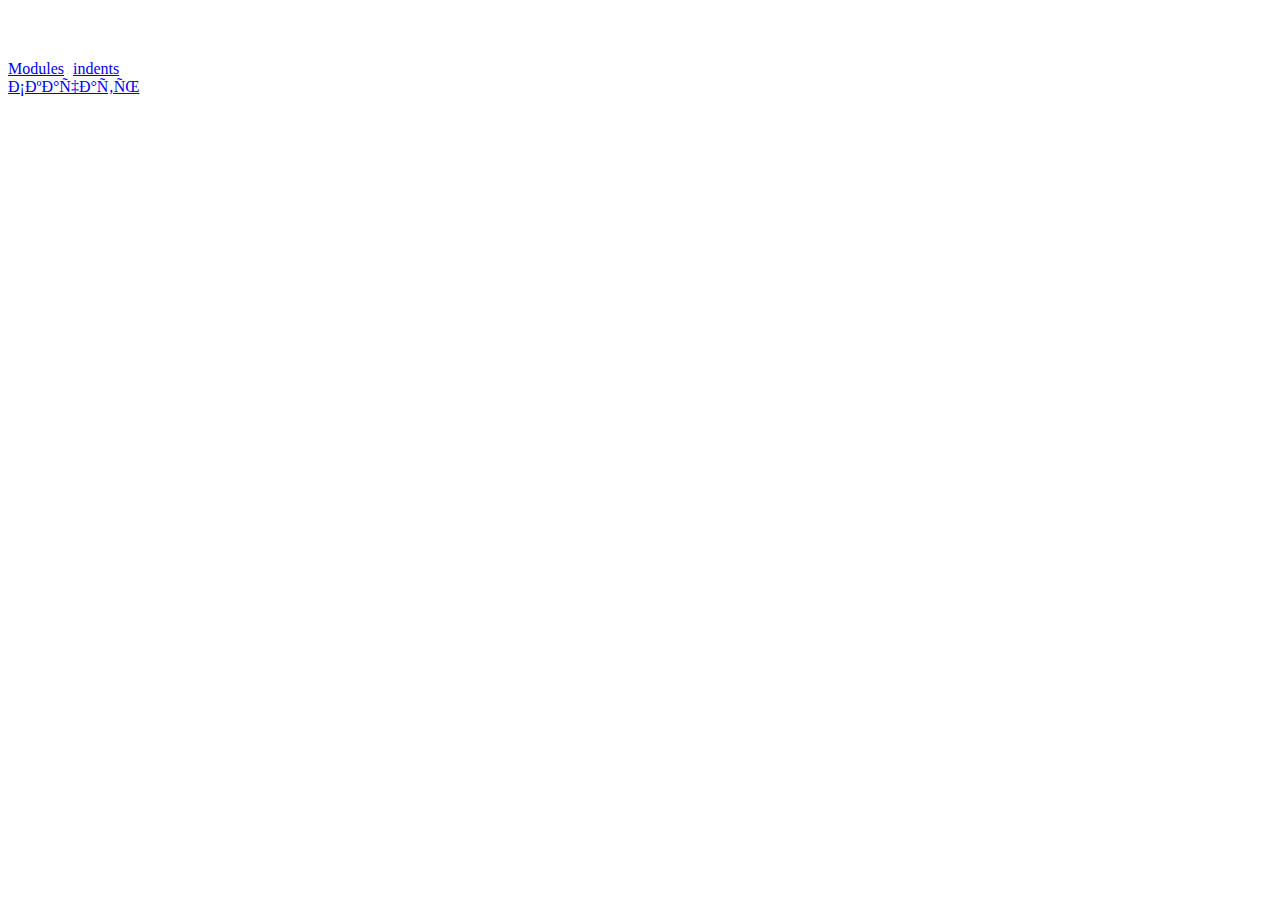
<file: 2.20/index.html>
<!DOCTYPE html>
<html lang="en">
    <head>
        <meta charset="8">
        <meta name="viewport" content="width=device-width, initial-scale=1.0">
        <title>2.20</title>
      
    </head>
    <body>
        <a href="https://skillbox.ru/">
            <img src="logo-light.png"></a> 
            <div>
                <a href="modules.html" style="margin-right: 5px;"> Modules</a>
                <a href="article.html">indents</a>
            </div>
     <a download="skillbox" href="skillbox.docx">Скачать</a>   
    </body>
</html>
</file>
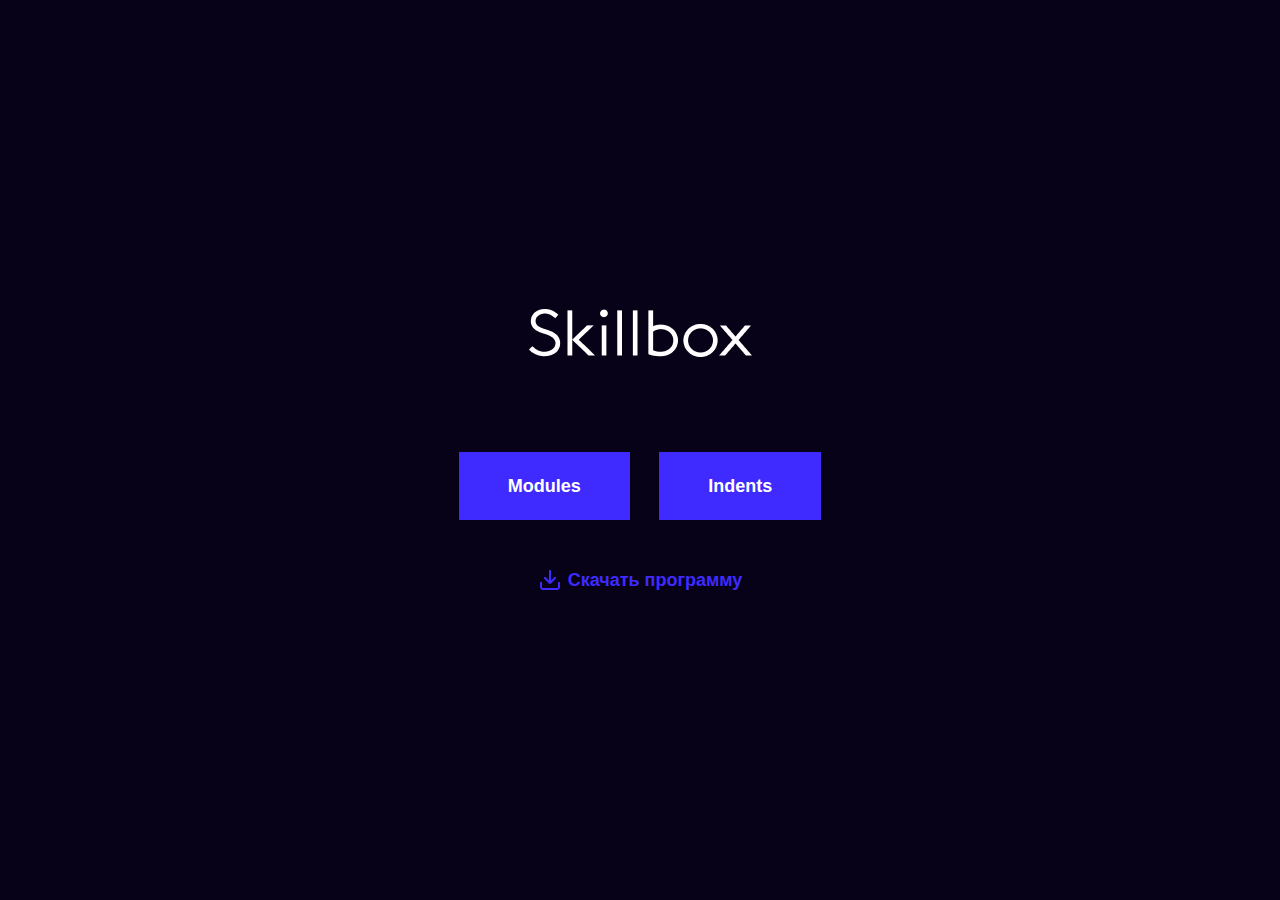
<file: 5.13/index.html>
<!DOCTYPE html>

<html lang="en">

<head>

    <meta charset="UTF-8">
    <meta name="viewport" content="width=device-width, initial-scale=1.0">
    <title>4.17</title>
    <link rel="stylesheet" href="css/normalize.css">
    <link rel="stylesheet" href="css/style.css">

</head>

<body>

    <div class="main-content">
        <a class="logo" href="https://skillbox.ru." target="_blank"><img src="logo-light.png" alt=""></a>
        <div class="links">
            <a class="link" href="modules.html">Modules</a> <a class="link" href="article.html">Indents</a>
        </div>
        <div>
           <a class="download" download="skillbox" href="skillbox.docx">Скачать программу</a>
        </div>
    </div>
</body>


</html>
</file>
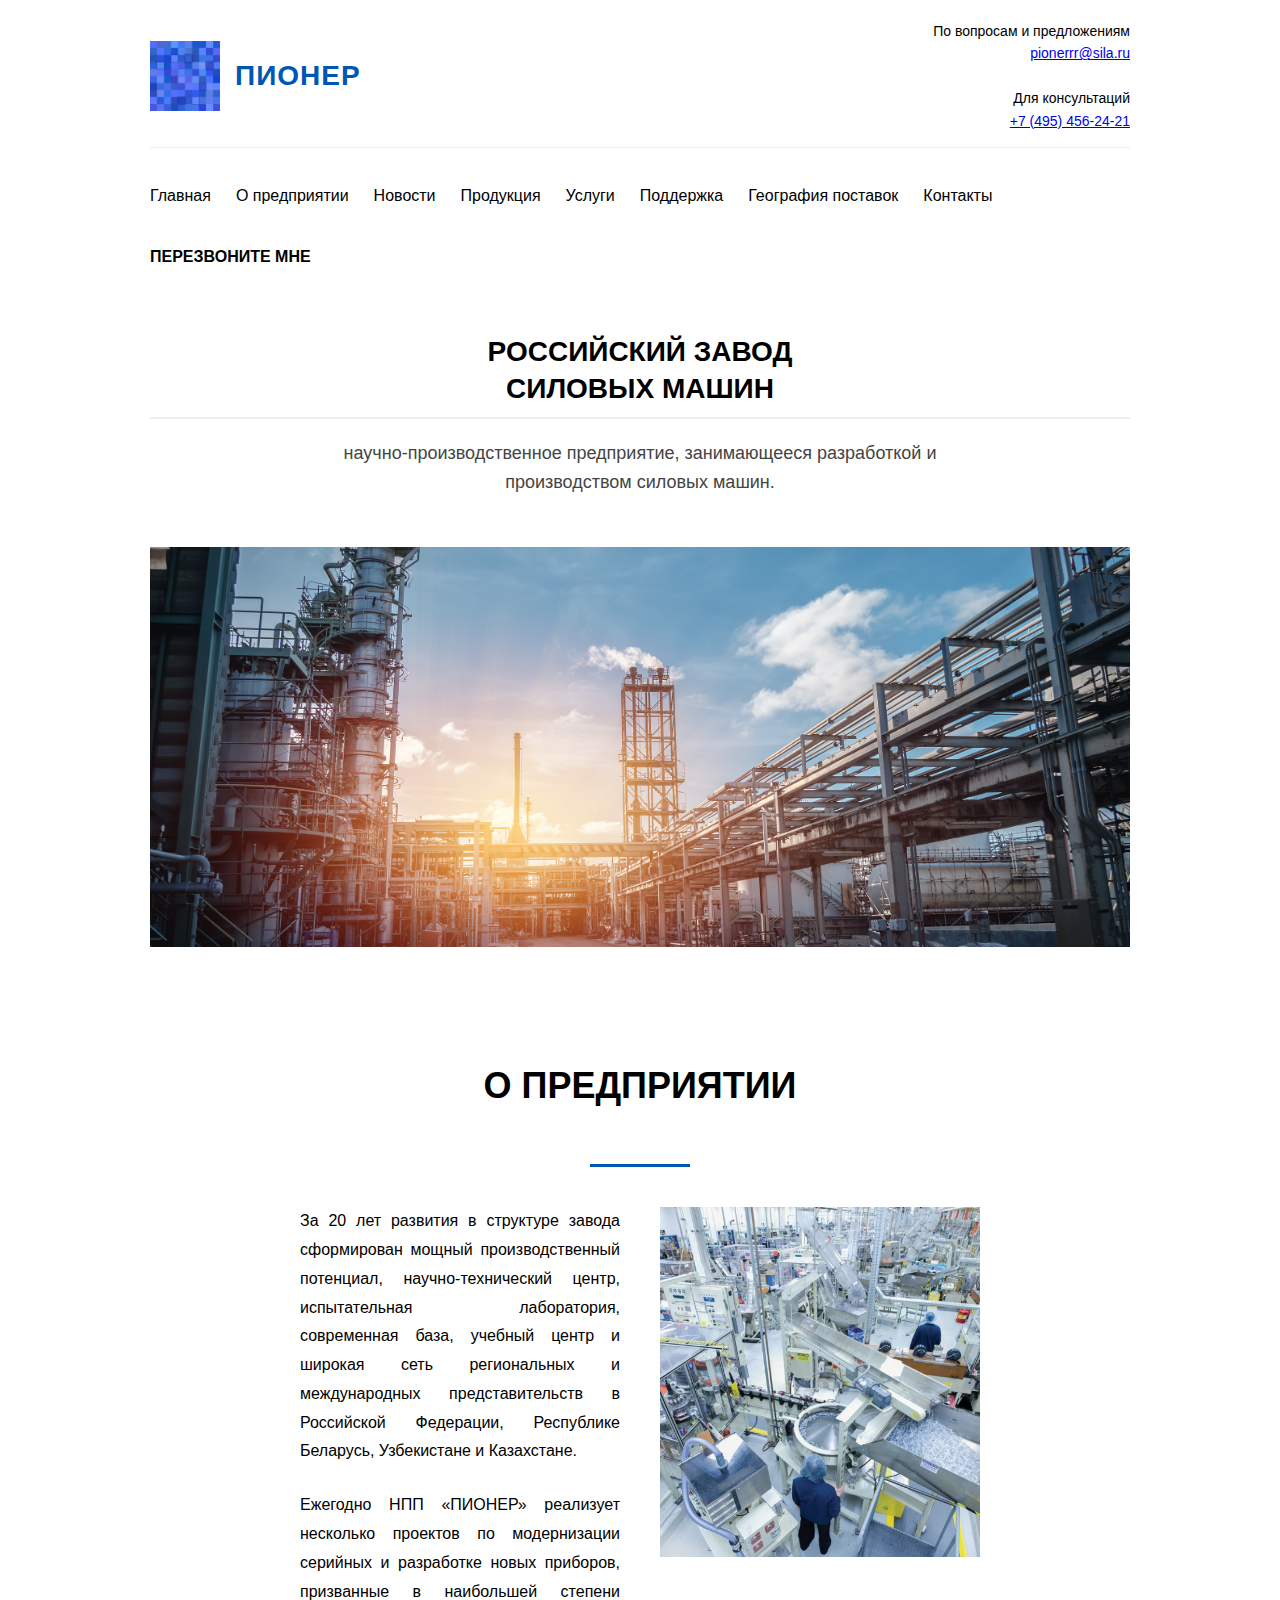
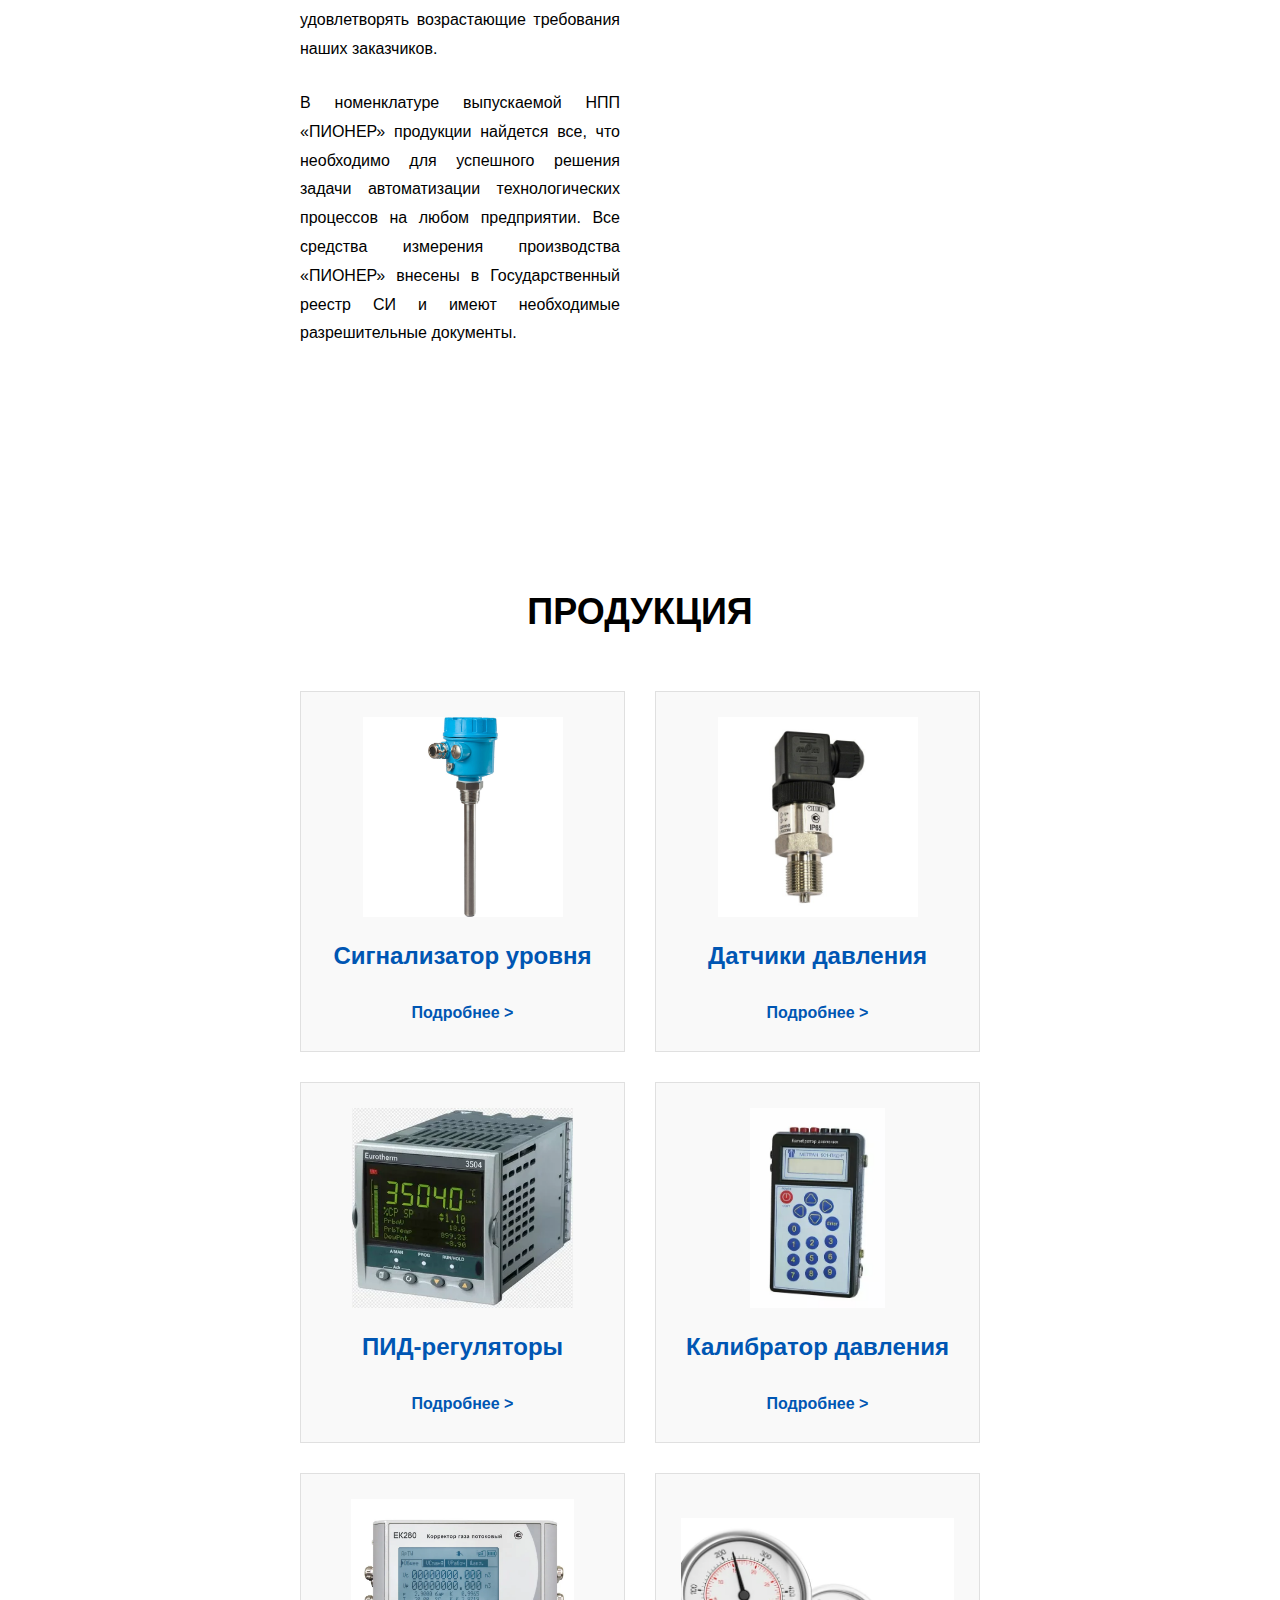
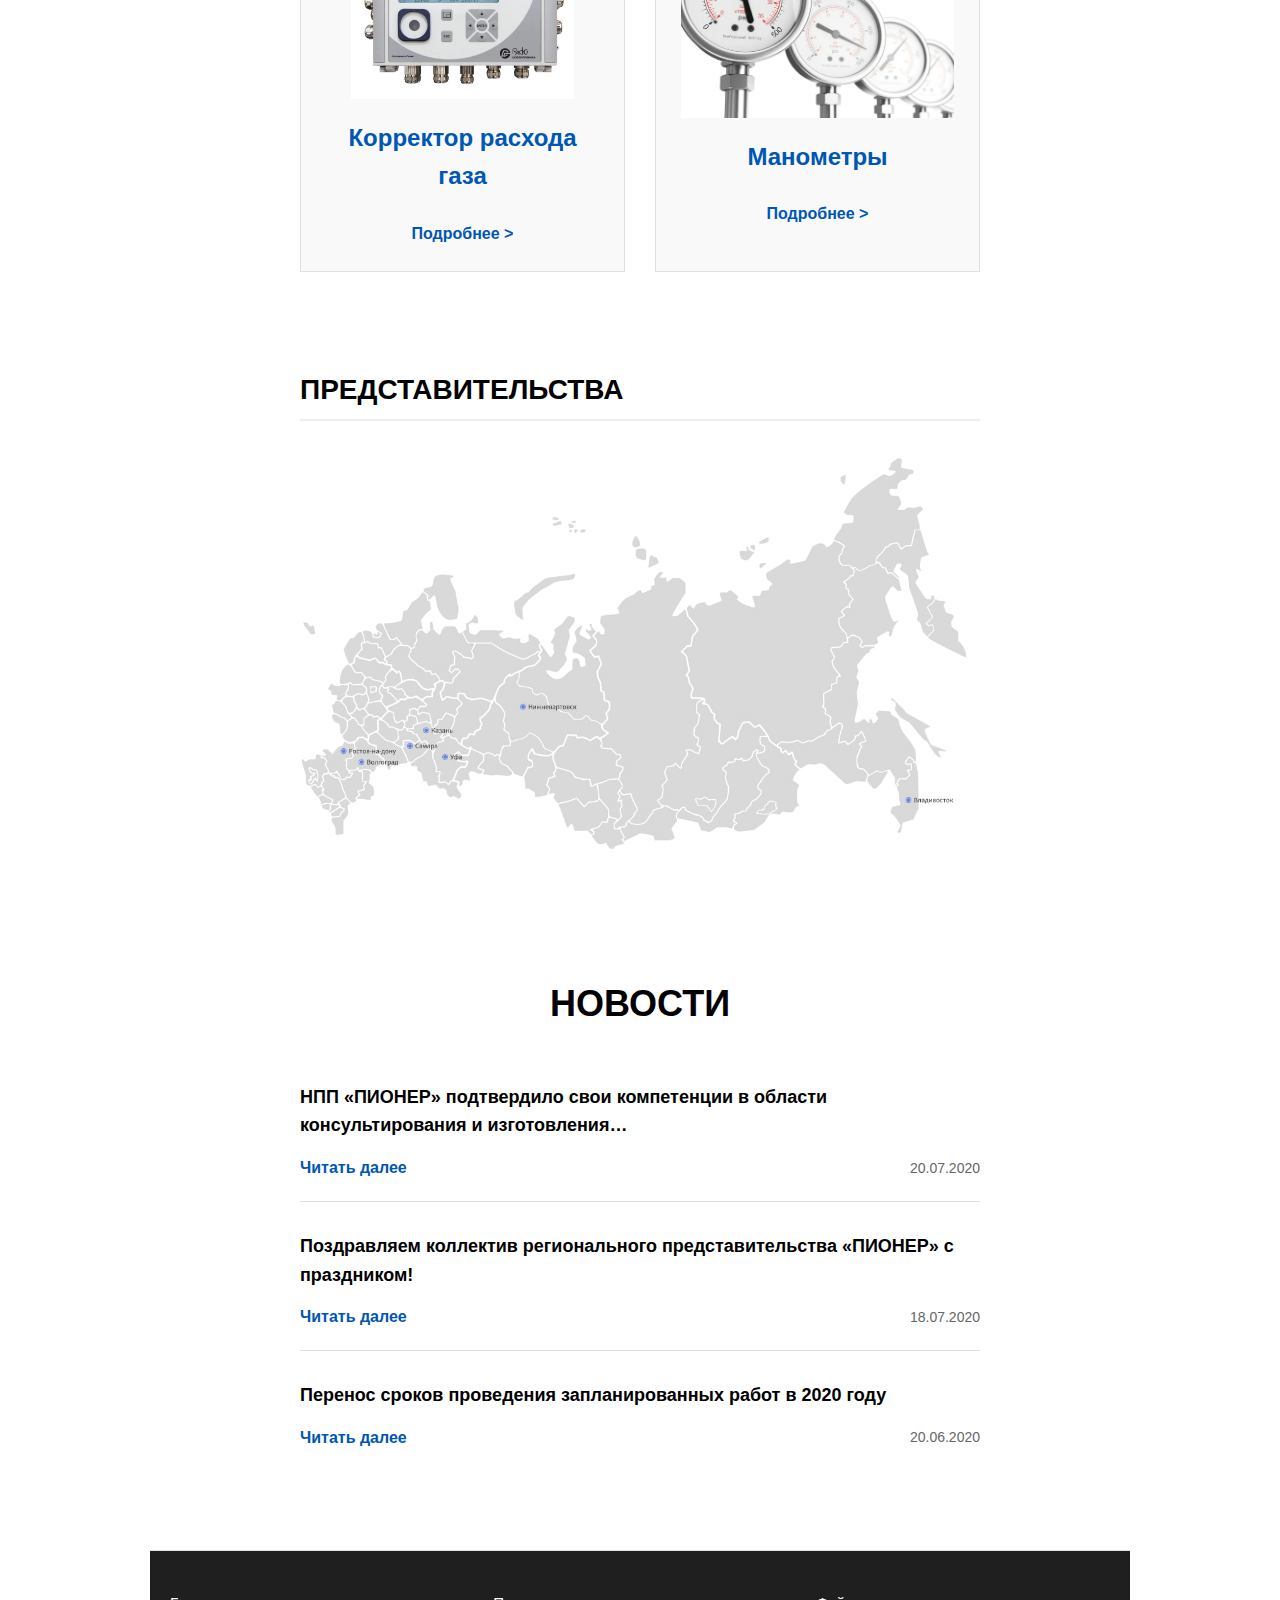
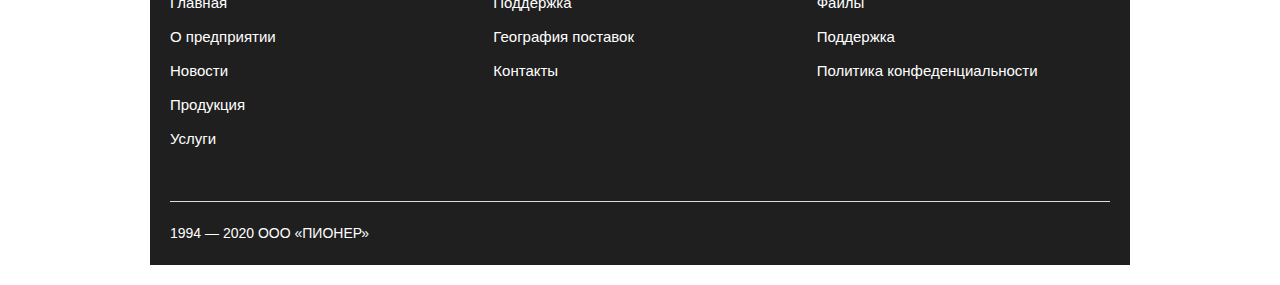
<file: pioner/index.html>
<!DOCTYPE html>
<html lang="ru">

<head>
    <meta charset="UTF-8">
    <meta name="viewport" content="width=device-width, initial-scale=1.0">
    <title>ПИОНЕР - Российский завод силовых машин</title>
    <link rel="stylesheet" href="styles\styles.css">
</head>

<body>
    <div class="container">
        <header class="header">
            <div class="logo-container">
                <div class="logo-img">
                    <img src="img/pioner.jpg" alt="Логотип ПИОНЕР" style="max-width:100%; height:auto; ">
                </div>
                <div class="logo-text">ПИОНЕР</div>
            </div>
            <div class="contacts">
                По вопросам и предложениям<br>
                <a href="mailto:pionerrr@sila.ru">pionerrr@sila.ru</a><br><br>
                Для консультаций<br>
                <a href="tel:+74954562421">+7 (495) 456-24-21</a>
            </div>
        </header>

        <nav class="nav">
            <div class="nav-links">
                <a href="#">Главная</a>
                <a href="#">О предприятии</a>
                <a href="#">Новости</a>
                <a href="#">Продукция</a>
                <a href="#">Услуги</a>
                <a href="#">Поддержка</a>
                <a href="#">География поставок</a>
                <a href="#">Контакты</a>
                <a href="#" class="callback-btn">ПЕРЕЗВОНИТЕ МНЕ</a>
            </div>

        </nav>

        <main class="main-content">
            <h1>Российский завод<br>силовых машин</h1>
            <p class="description">
                научно-производственное предприятие, занимающееся разработкой и производством силовых машин.
            </p>

            <div class="hero-image">
                <img src="img/zavod.jpeg" alt="Российский завод силовых машин">
            </div>
        </main>

        <section class="about-section" id="about">
            <div class="container">
                <div class="section-header">
                    <h2 class="section-title">О предприятии</h2>
                    <div class="section-divider"></div>
                </div>

                <div class="about-content">
                    <div class="about-text-block">
                        <p class="about-text">
                            За 20 лет развития в структуре завода сформирован мощный производственный потенциал,
                            научно-технический центр, испытательная лаборатория, современная база, учебный центр и
                            широкая сеть региональных и международных представительств в Российской Федерации,
                            Республике Беларусь, Узбекистане и Казахстане.
                        </p>

                        <p class="about-text">
                            Ежегодно НПП «ПИОНЕР» реализует несколько проектов по модернизации серийных и разработке
                            новых приборов, призванные в наибольшей степени удовлетворять возрастающие требования наших
                            заказчиков.
                        </p>

                        <p class="about-text">
                            В номенклатуре выпускаемой НПП «ПИОНЕР» продукции найдется все, что необходимо для успешного
                            решения задачи автоматизации технологических процессов на любом предприятии. Все средства
                            измерения производства «ПИОНЕР» внесены в Государственный реестр СИ и имеют необходимые
                            разрешительные документы.
                        </p>
                    </div>

                    <div class="about-image">
                        <img src="img/zavod1.jpg" style="max-width:100%; height:100%; object-fit:cover; ">
                    </div>
                </div>
            </div>
        </section>

        <section class="products-section" id="products">
            <div class="container">
                <h2 class="section-title">Продукция</h2>

                <div class="products-grid">
                    <div class="product-card">
                        <div class="product-image">
                            <img src="img/sig.jpg" alt="Сигнализатор уровня"
                                style="max-width:100%; height:100%; object-fit:cover; ">
                        </div>
                        <h3 class="product-title">Сигнализатор уровня</h3>
                        <a href="#" class="product-link">Подробнее</a>
                    </div>

                    <div class="product-card">
                        <div class="product-image">
                            <img src="img/dat.jpg" alt="Датчики давления"
                                style="max-width:100%; height:100%; object-fit:cover; ">
                        </div>
                        <h3 class="product-title">Датчики давления</h3>
                        <a href="#" class="product-link">Подробнее</a>
                    </div>

                    <div class="product-card">
                        <div class="product-image">
                            <img src="img/reg.webp" alt="ПИД-регуляторы"
                                style="max-width:100%; height:100%; object-fit:cover; ">
                        </div>
                        <h3 class="product-title">ПИД-регуляторы</h3>
                        <a href="#" class="product-link">Подробнее</a>
                    </div>

                    <div class="product-card">
                        <div class="product-image">
                            <img src="img/kab.jpg" alt="Калибратор давления"
                                style="max-width:100%; height:100%; object-fit:cover; ">
                        </div>
                        <h3 class="product-title">Калибратор давления</h3>
                        <a href="#" class="product-link">Подробнее</a>
                    </div>

                    <div class="product-card">
                        <div class="product-image">
                            <img src="img/kor.webp" alt="Корректор расхода газа"
                                style="max-width:100%; height:100%; object-fit:cover; ">
                        </div>
                        <h3 class="product-title">Корректор расхода газа</h3>
                        <a href="#" class="product-link">Подробнее</a>
                    </div>

                    <div class="product-card">
                        <div class="product-image">
                            <img src="img/man.webp" alt="Манометры"
                                style="max-width:100%; height:100%; object-fit:cover; ">
                        </div>
                        <h3 class="product-title">Манометры</h3>
                        <a href="#" class="product-link">Подробнее</a>
                    </div>
                </div>
            </div>
        </section>

        <div class="container">
            <h1>Представительства</h1>

            <img src="img/map.jpg" style="max-width:100%; height:100%; ">
        </div>

        <section class="news-section" id="news">
            <div class="container">
                <h2 class="section-title">Новости</h2>

                <div class="news-list">
                    <div class="news-item">
                        <h3 class="news-title">НПП «ПИОНЕР» подтвердило свои компетенции в области консультирования и
                            изготовления…</h3>
                        <p class="news-excerpt"></p>
                        <div class="news-meta">
                            <a href="#" class="read-more">Читать далее</a>
                            <span class="news-date">20.07.2020</span>
                        </div>
                    </div>

                    <div class="news-item">
                        <h3 class="news-title">Поздравляем коллектив регионального представительства «ПИОНЕР» с
                            праздником!</h3>
                        <p class="news-excerpt"></p>
                        <div class="news-meta">
                            <a href="#" class="read-more">Читать далее</a>
                            <span class="news-date">18.07.2020</span>
                        </div>
                    </div>

                    <div class="news-item">
                        <h3 class="news-title">Перенос сроков проведения запланированных работ в 2020 году</h3>
                        <p class="news-excerpt"></p>
                        <div class="news-meta">
                            <a href="#" class="read-more">Читать далее</a>
                            <span class="news-date">20.06.2020</span>
                        </div>
                    </div>
                </div>
            </div>
        </section>

        <footer class="footer">
            <div class="footer-container">
                <div class="footer-grid">
                    <div class="footer-column">
                        <a href="#" class="footer-link">Главная</a>
                        <a href="#" class="footer-link">О предприятии</a>
                        <a href="#" class="footer-link">Новости</a>
                        <a href="#" class="footer-link">Продукция</a>
                        <a href="#" class="footer-link">Услуги</a>
                    </div>

                    <div class="footer-column">
                        <a href="#" class="footer-link">Поддержка</a>
                        <a href="#" class="footer-link">География поставок</a>
                        <a href="#" class="footer-link">Контакты</a>
                    </div>

                    <div class="footer-column">
                        <a href="#" class="footer-link">Файлы</a>
                        <a href="#" class="footer-link">Поддержка</a>
                        <a href="#" class="footer-link">Политика конфеденциальности</a>
                    </div>
                </div>

                <div class="footer-bottom">
                    <span>1994 — 2020 ООО «ПИОНЕР»</span>
                </div>
            </div>
        </footer>
    </div>
</body>

</html>
</file>
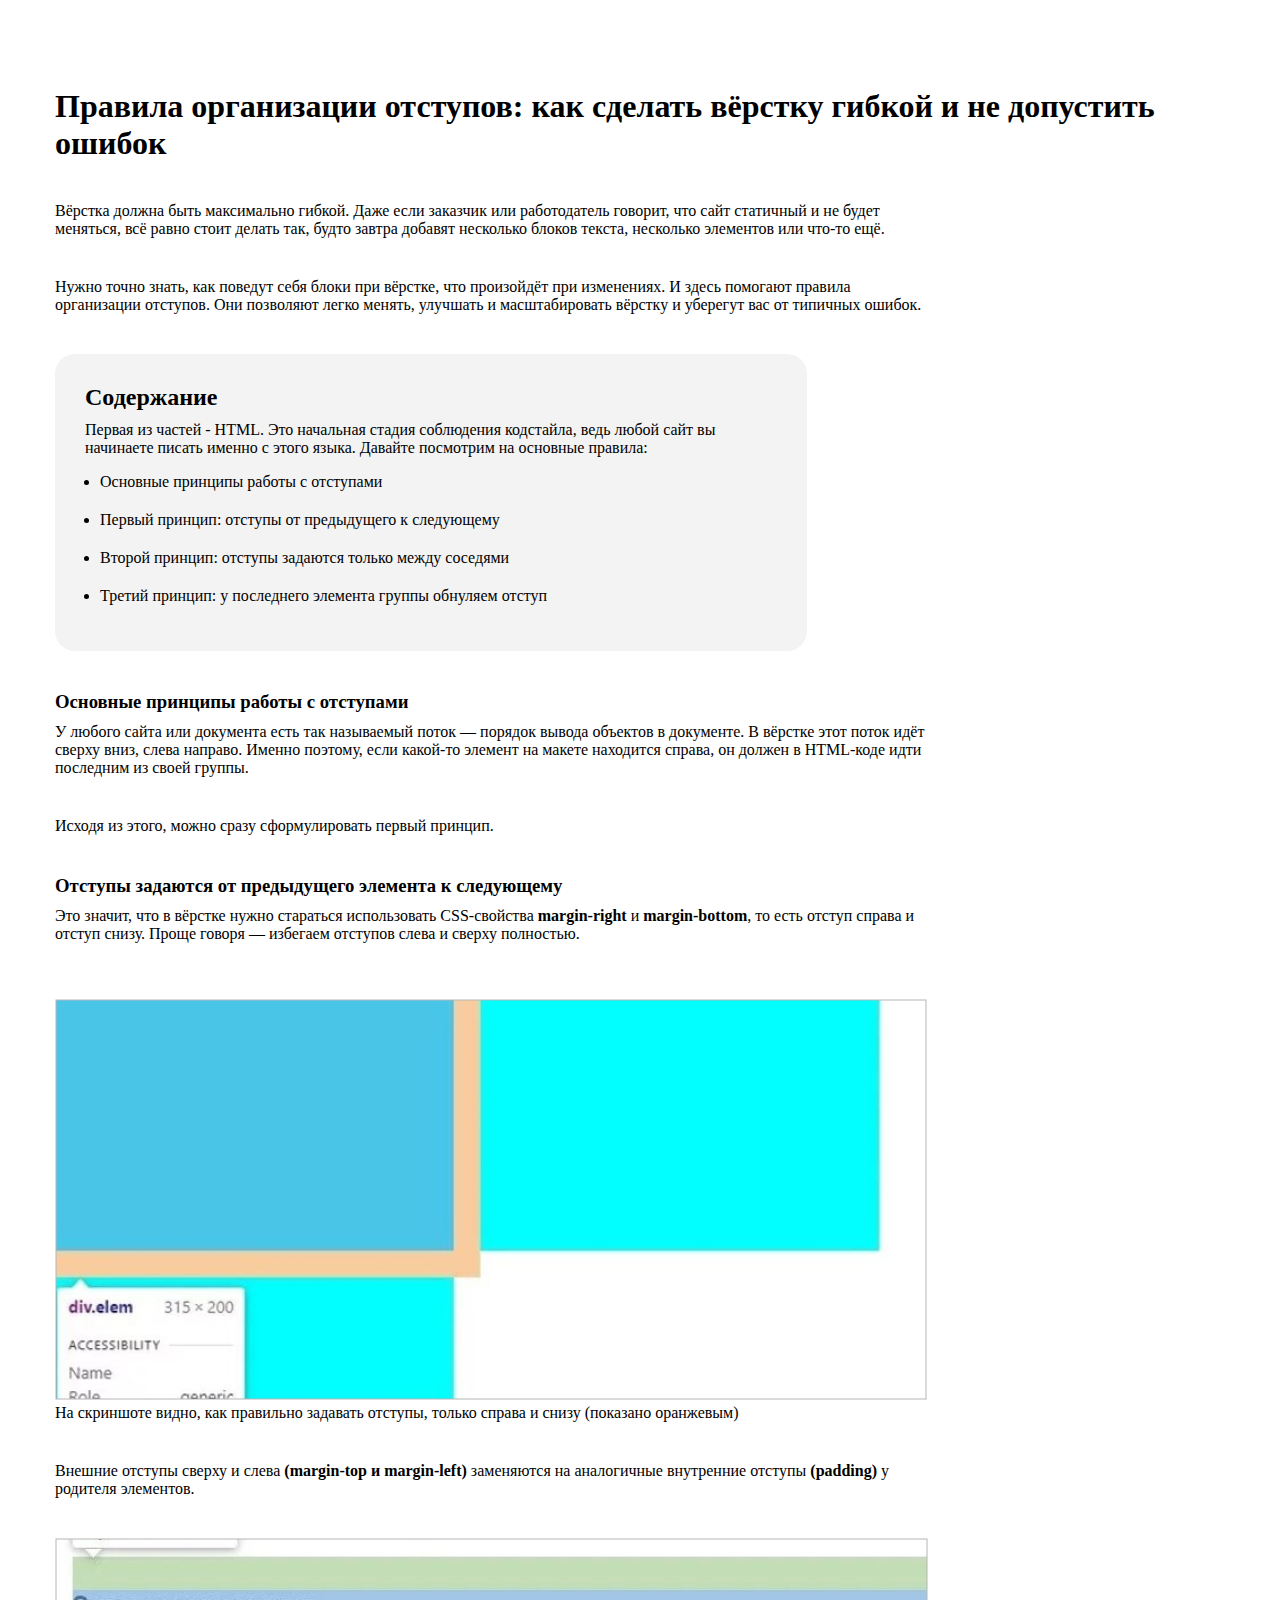
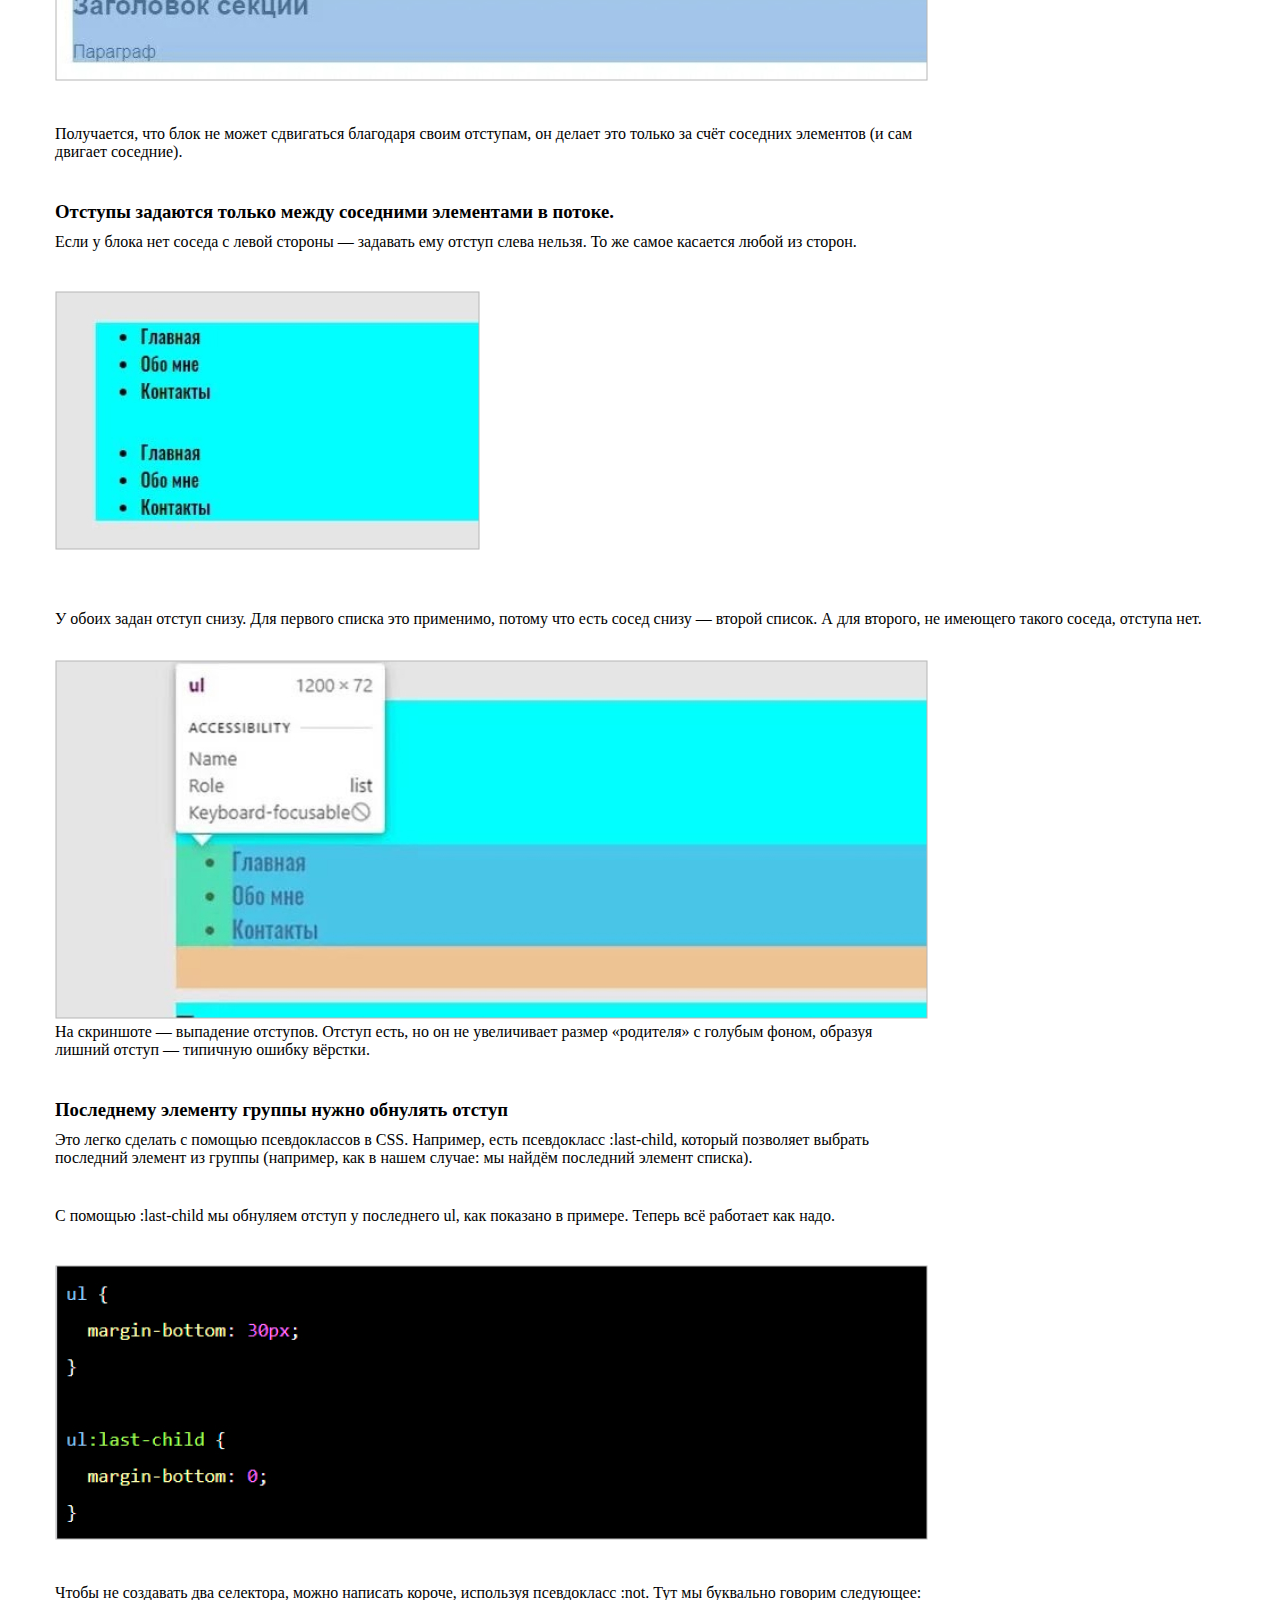
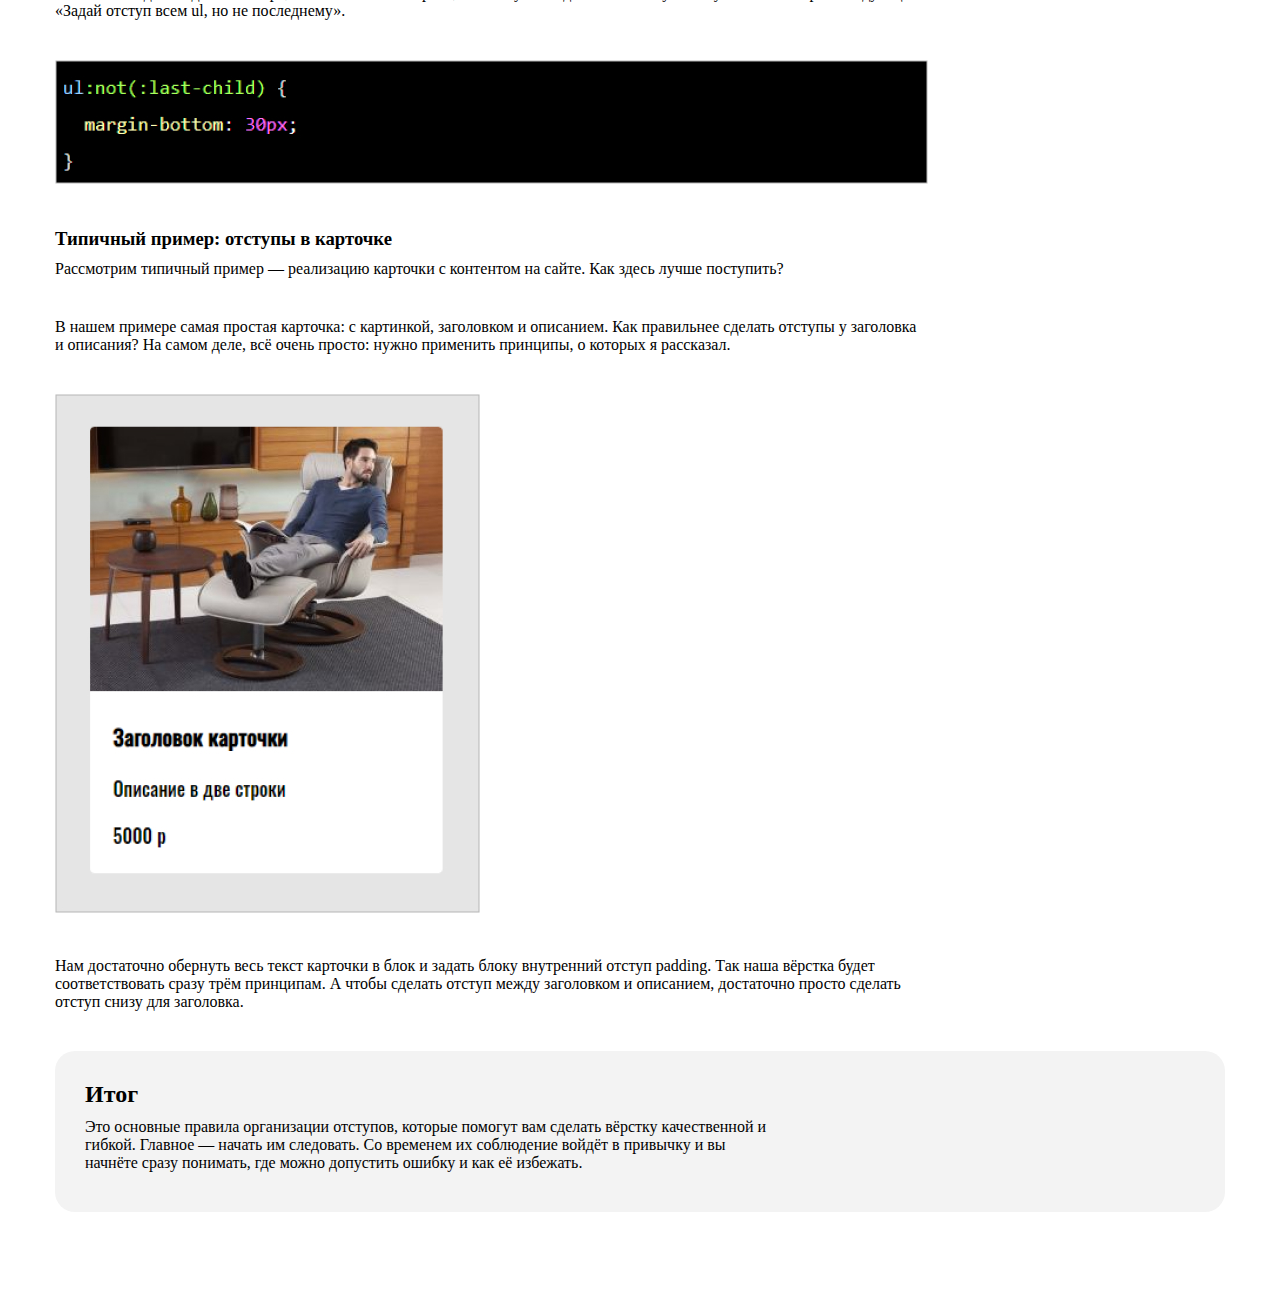
<file: 3.16/article.html>
<!DOCTYPE html>
<html lang="ru">

<head>
    <meta charset="UTF-8">
    <title>Правила организации отступов</title>
    <link rel="stylesheet" href="css\style.css">
</head>

<body>
    <div class="container">

        <h1 class="zxc">Правила организации отступов: как сделать вёрстку гибкой и не допустить ошибок</h1>

        <p class="text">Вёрстка должна быть максимально гибкой. Даже если заказчик или работодатель говорит, что сайт
            статичный и не будет меняться, всё равно стоит делать так, будто завтра добавят несколько блоков текста,
            несколько элементов или что-то ещё. </p>
        <p class="text">Нужно точно знать, как поведут себя блоки при вёрстке, что произойдёт
            при изменениях. И здесь помогают правила организации отступов. Они позволяют легко менять, улучшать и
            масштабировать вёрстку и уберегут вас от типичных ошибок.</p>
        <div class="gray-box">
            <h2 class="sov">Содержание</h2>
            <p class="text">Первая из частей - HTML. Это начальная стадия соблюдения кодстайла, ведь любой сайт вы
                начинаете писать именно с этого языка. Давайте посмотрим на основные правила:</p>
            <ul class="ul">
                <li class="li">Основные принципы работы с отступами</li>
                <li class="li">Первый принцип: отступы от предыдущего к следующему</li>
                <li class="li">Второй принцип: отступы задаются только между соседями</li>
                <li class="li">Третий принцип: у последнего элемента группы обнуляем отступ</li>
            </ul>
        </div>
        <h3 class="cov">Основные принципы работы с отступами</h3>
        <p class="text">У любого сайта или документа есть так называемый поток — порядок вывода объектов в документе. В
            вёрстке этот
            поток идёт сверху вниз, слева направо. Именно поэтому, если какой-то элемент на макете находится справа, он
            должен в HTML-коде идти последним из своей группы.</p>
        <p class="text">Исходя из этого, можно сразу сформулировать первый принцип.</p>

        <h3 class="cov">Отступы задаются от предыдущего элемента к следующему</h3>
        <p class="text">Это значит, что в вёрстке нужно стараться использовать CSS-свойства <b>margin-right</b> и
            <b>margin-bottom</b>, то есть отступ справа и отступ снизу. Проще говоря — избегаем отступов слева и сверху
            полностью.
        </p>
        <figure>
            <img src="img/1.jpg">
            <figcaption>На скриншоте видно, как правильно задавать отступы, только справа и снизу (показано оранжевым)
            </figcaption>
        </figure>
        <p class="text">Внешние отступы сверху и слева <b>(margin-top и margin-left)</b> заменяются на аналогичные
            внутренние отступы
            <b>(padding)</b> у родителя элементов.
        </p>
        <img src="img/2.jpg">
        <p class="text">Получается, что блок не может сдвигаться благодаря своим отступам, он делает это только за счёт
            соседних
            элементов (и сам двигает соседние).</p>

        <h3 class="cov">Отступы задаются только между соседними элементами в потоке.</h3>

        <p class="text">Если у блока нет соседа с левой стороны — задавать ему отступ слева нельзя. То же самое касается любой из
        сторон.</p>
        <img src="img/3.jpg">
        <p>У обоих задан отступ снизу. Для первого списка это применимо, потому что есть сосед снизу — второй список. А
            для второго, не имеющего такого соседа, отступа нет.</p>
        <figure>
            <img src="img/4.jpg">
            <figcaption>На скриншоте — выпадение отступов. Отступ есть, но он не увеличивает размер «родителя» с голубым
                фоном,
                образуя лишний отступ — типичную ошибку вёрстки.</figcaption>
        </figure>

        <h3 class="cov">Последнему элементу группы нужно обнулять отступ</h3>
        <p class="text">Это легко сделать с помощью псевдоклассов в CSS. Например, есть псевдокласс :last-child, который
            позволяет
            выбрать последний элемент из группы (например, как в нашем случае: мы найдём последний элемент списка).</p>
            <p class="text">С
            помощью :last-child мы обнуляем отступ у последнего ul, как показано в примере. Теперь всё работает как
            надо.</p>
        <img src="img/5.jpg">
        <p class="text">Чтобы не создавать два селектора, можно написать короче, используя псевдокласс :not. Тут мы
            буквально говорим
            следующее: «Задай отступ всем ul, но не последнему».</p>
        <img src="img/6.jpg">

        <h3 class="cov">Типичный пример: отступы в карточке</h3>
        <p class="text">Рассмотрим типичный пример — реализацию карточки с контентом на сайте. Как здесь лучше
            поступить?</p>
        <p class="text">В нашем примере самая простая карточка: с картинкой, заголовком и описанием. Как правильнее
            сделать отступы у
            заголовка и описания? На самом деле, всё очень просто: нужно применить принципы, о которых я рассказал.</p>
        <img src="img/7.jpg">
        <p class="text">Нам достаточно обернуть весь текст карточки в блок и задать блоку внутренний отступ padding. Так
            наша вёрстка
            будет соответствовать сразу трём принципам. А чтобы сделать отступ между заголовком и описанием, достаточно
            просто сделать отступ снизу для заголовка.</p>
        <div class="gray-box">
            <h2 class="sov">Итог</h2>
            <p class="text">Это основные правила организации отступов, которые помогут вам сделать вёрстку качественной
                и гибкой.
                Главное — начать им следовать. Со временем их соблюдение войдёт в привычку и вы начнёте сразу понимать,
                где можно допустить ошибку и как её избежать.</p>
        </div>
    </div>
</body>

</html>
</file>
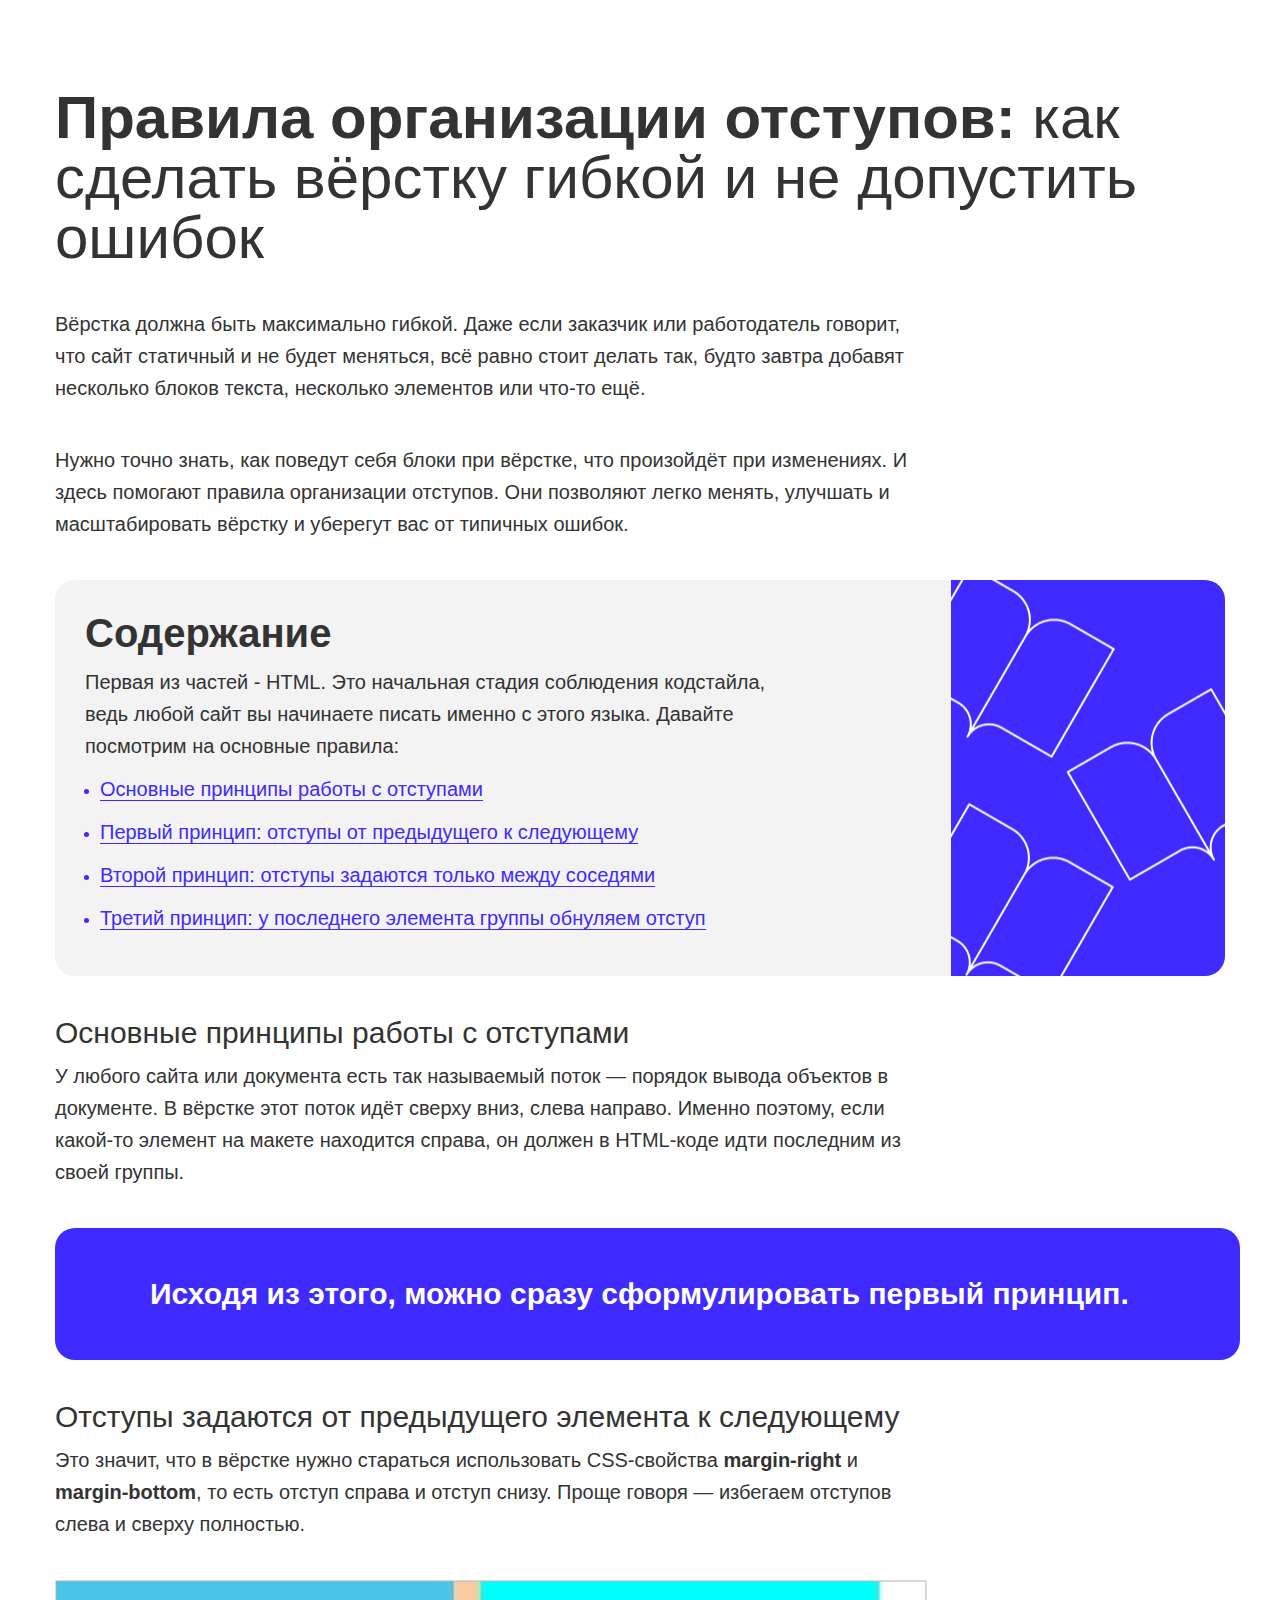
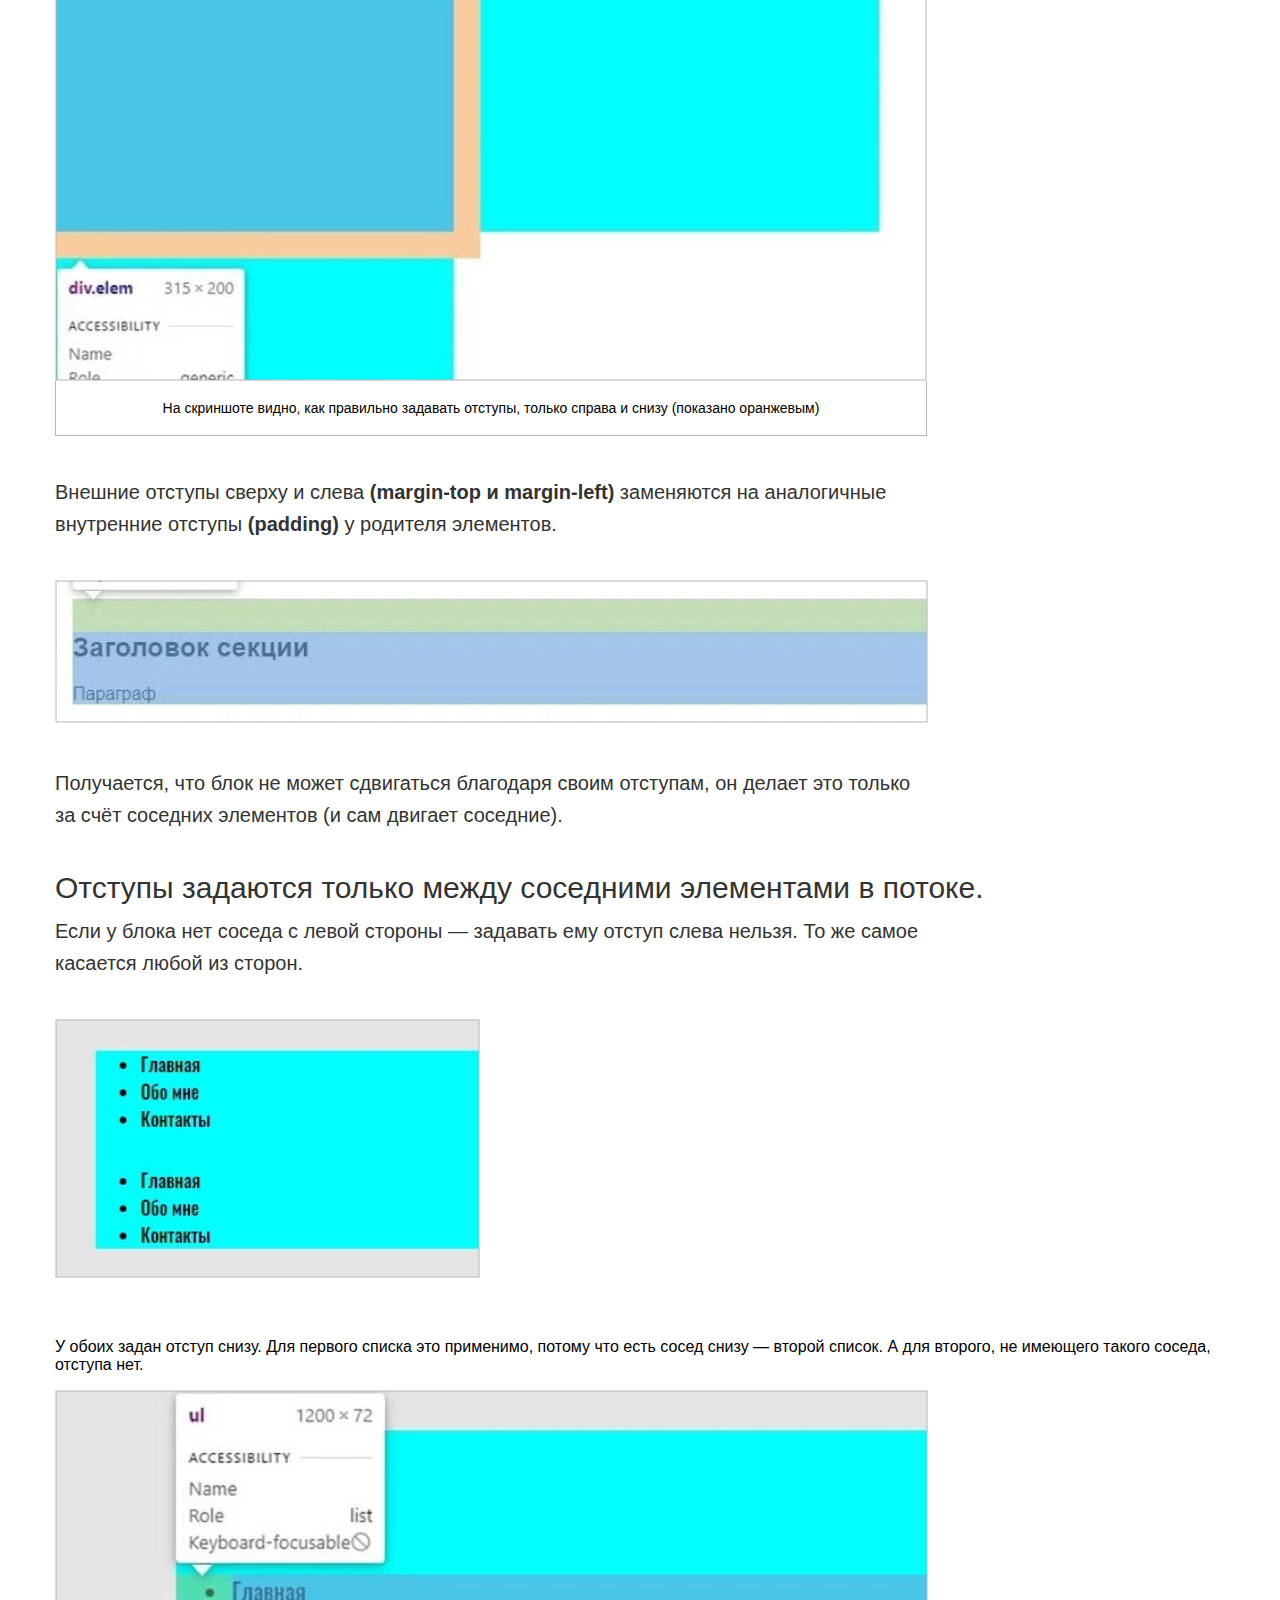
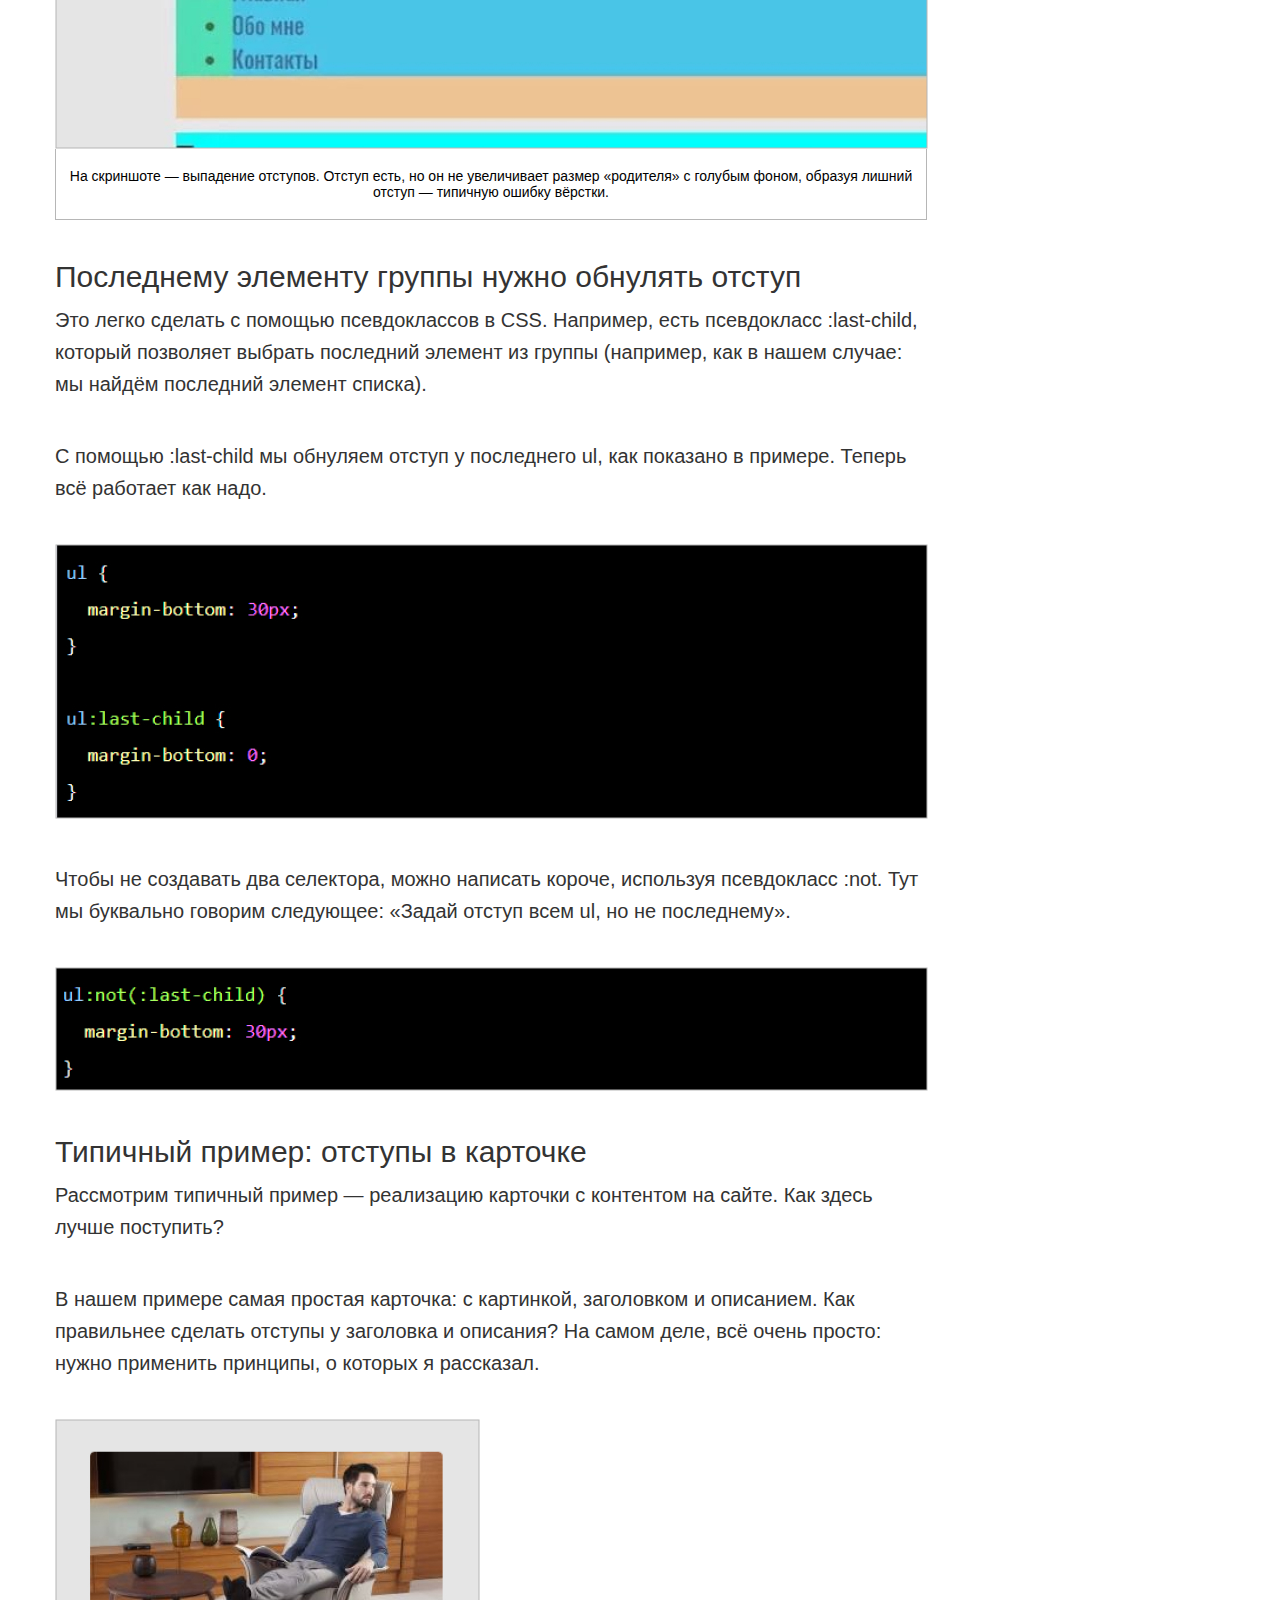
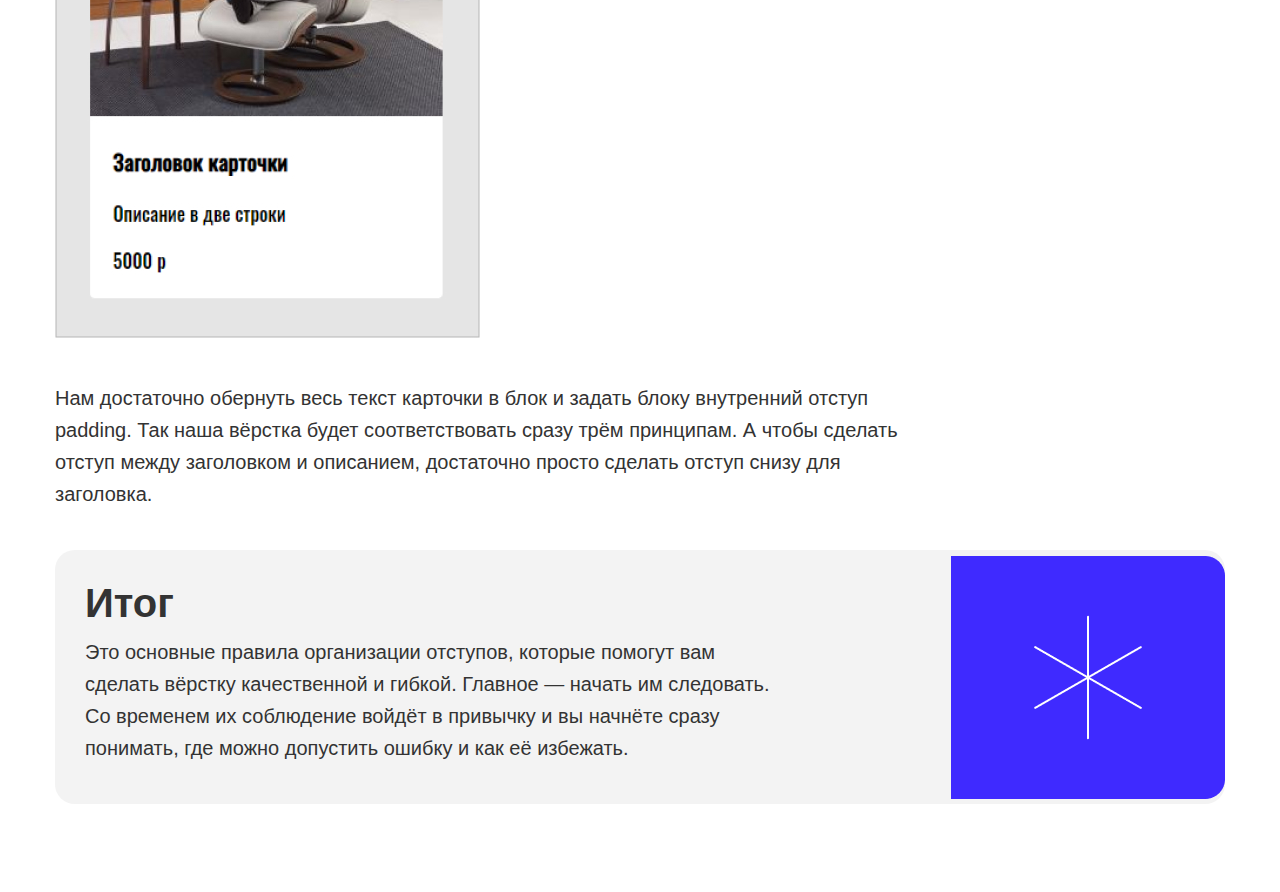
<file: 5.13/article.html>
<!DOCTYPE html>
<html lang="ru">

<head>
    <meta charset="UTF-8">
    <title>Правила организации отступов</title>
    <link rel="stylesheet" href="css/style.css">
</head>

<body>
    <div class="container">


        <h1 class="zxc"><b>Правила организации отступов:</b> как сделать вёрстку гибкой и не допустить ошибок</h1>

        <p class="text">Вёрстка должна быть максимально гибкой. Даже если заказчик или работодатель говорит, что сайт
            статичный и не будет меняться, всё равно стоит делать так, будто завтра добавят несколько блоков текста,
            несколько элементов или что-то ещё. </p>
        <p class="text">Нужно точно знать, как поведут себя блоки при вёрстке, что произойдёт
            при изменениях. И здесь помогают правила организации отступов. Они позволяют легко менять, улучшать и
            масштабировать вёрстку и уберегут вас от типичных ошибок.</p>
        <div class="gray-box gray">
            <h2 class="sov">Содержание</h2>
            <p class="text">Первая из частей - HTML. Это начальная стадия соблюдения кодстайла, ведь любой сайт вы
                начинаете писать именно с этого языка. Давайте посмотрим на основные правила:</p>
            <ul class="ul">

                <li class="li"><a href="#client">Основные принципы работы с отступами</a></li>
                <li class="li"><a href="#client2">Первый принцип: отступы от предыдущего к следующему</a></li>
                <li class="li"><a href="#client3">Второй принцип: отступы задаются только между соседями</a></li>
                <li class="li"><a href="#client4">Третий принцип: у последнего элемента группы обнуляем отступ</a></li>
            </ul>
        </div>
        <h3 class="cov" id="client">Основные принципы работы с отступами</h3>
        <p class="text">У любого сайта или документа есть так называемый поток — порядок вывода объектов в документе. В
            вёрстке этот
            поток идёт сверху вниз, слева направо. Именно поэтому, если какой-то элемент на макете находится справа, он
            должен в HTML-коде идти последним из своей группы.</p>
        <p class="text blue">Исходя из этого, можно сразу сформулировать первый принцип.</p>

        <h3 class="cov" id="client2">Отступы задаются от предыдущего элемента к следующему</h3>
        <p class="text">Это значит, что в вёрстке нужно стараться использовать CSS-свойства <b>margin-right</b> и
            <b>margin-bottom</b>, то есть отступ справа и отступ снизу. Проще говоря — избегаем отступов слева и сверху
            полностью.
        </p>
        <figure>
            <img src="img/1.jpg">
            <figcaption>На скриншоте видно, как правильно задавать отступы, только справа и снизу (показано оранжевым)
            </figcaption>
        </figure>
        <p class="text">Внешние отступы сверху и слева <b>(margin-top и margin-left)</b> заменяются на аналогичные
            внутренние отступы
            <b>(padding)</b> у родителя элементов.
        </p>
        <img src="img/2.jpg">
        <p class="text">Получается, что блок не может сдвигаться благодаря своим отступам, он делает это только за счёт
            соседних
            элементов (и сам двигает соседние).</p>

        <h3 class="cov" id="client3">Отступы задаются только между соседними элементами в потоке.</h3>

        <p class="text">Если у блока нет соседа с левой стороны — задавать ему отступ слева нельзя. То же самое касается
            любой из
            сторон.</p>
        <img src="img/3.jpg">
        <p>У обоих задан отступ снизу. Для первого списка это применимо, потому что есть сосед снизу — второй список. А
            для второго, не имеющего такого соседа, отступа нет.</p>
        <figure>
            <img src="img/4.jpg">
            <figcaption>На скриншоте — выпадение отступов. Отступ есть, но он не увеличивает размер «родителя» с голубым
                фоном,
                образуя лишний отступ — типичную ошибку вёрстки.</figcaption>
        </figure>

        <h3 class="cov" id="client4">Последнему элементу группы нужно обнулять отступ</h3>
        <p class="text">Это легко сделать с помощью псевдоклассов в CSS. Например, есть псевдокласс :last-child, который
            позволяет
            выбрать последний элемент из группы (например, как в нашем случае: мы найдём последний элемент списка).</p>
        <p class="text">С
            помощью :last-child мы обнуляем отступ у последнего ul, как показано в примере. Теперь всё работает как
            надо.</p>
        <img src="img/5.jpg">
        <p class="text">Чтобы не создавать два селектора, можно написать короче, используя псевдокласс :not. Тут мы
            буквально говорим
            следующее: «Задай отступ всем ul, но не последнему».</p>
        <img src="img/6.jpg">

        <h3 class="cov" id="client5">Типичный пример: отступы в карточке</h3>
        <p class="text">Рассмотрим типичный пример — реализацию карточки с контентом на сайте. Как здесь лучше
            поступить?</p>
        <p class="text">В нашем примере самая простая карточка: с картинкой, заголовком и описанием. Как правильнее
            сделать отступы у
            заголовка и описания? На самом деле, всё очень просто: нужно применить принципы, о которых я рассказал.</p>
        <img src="img/7.jpg">
        <p class="text">Нам достаточно обернуть весь текст карточки в блок и задать блоку внутренний отступ padding. Так
            наша вёрстка
            будет соответствовать сразу трём принципам. А чтобы сделать отступ между заголовком и описанием, достаточно
            просто сделать отступ снизу для заголовка.</p>
        <div class="gray-box gray2">
            <h2 class="sov">Итог</h2>
            <p class="text">Это основные правила организации отступов, которые помогут вам сделать вёрстку качественной
                и гибкой.
                Главное — начать им следовать. Со временем их соблюдение войдёт в привычку и вы начнёте сразу понимать,
                где можно допустить ошибку и как её избежать.</p>
        </div>
    </div>
</body>

</html>
</file>
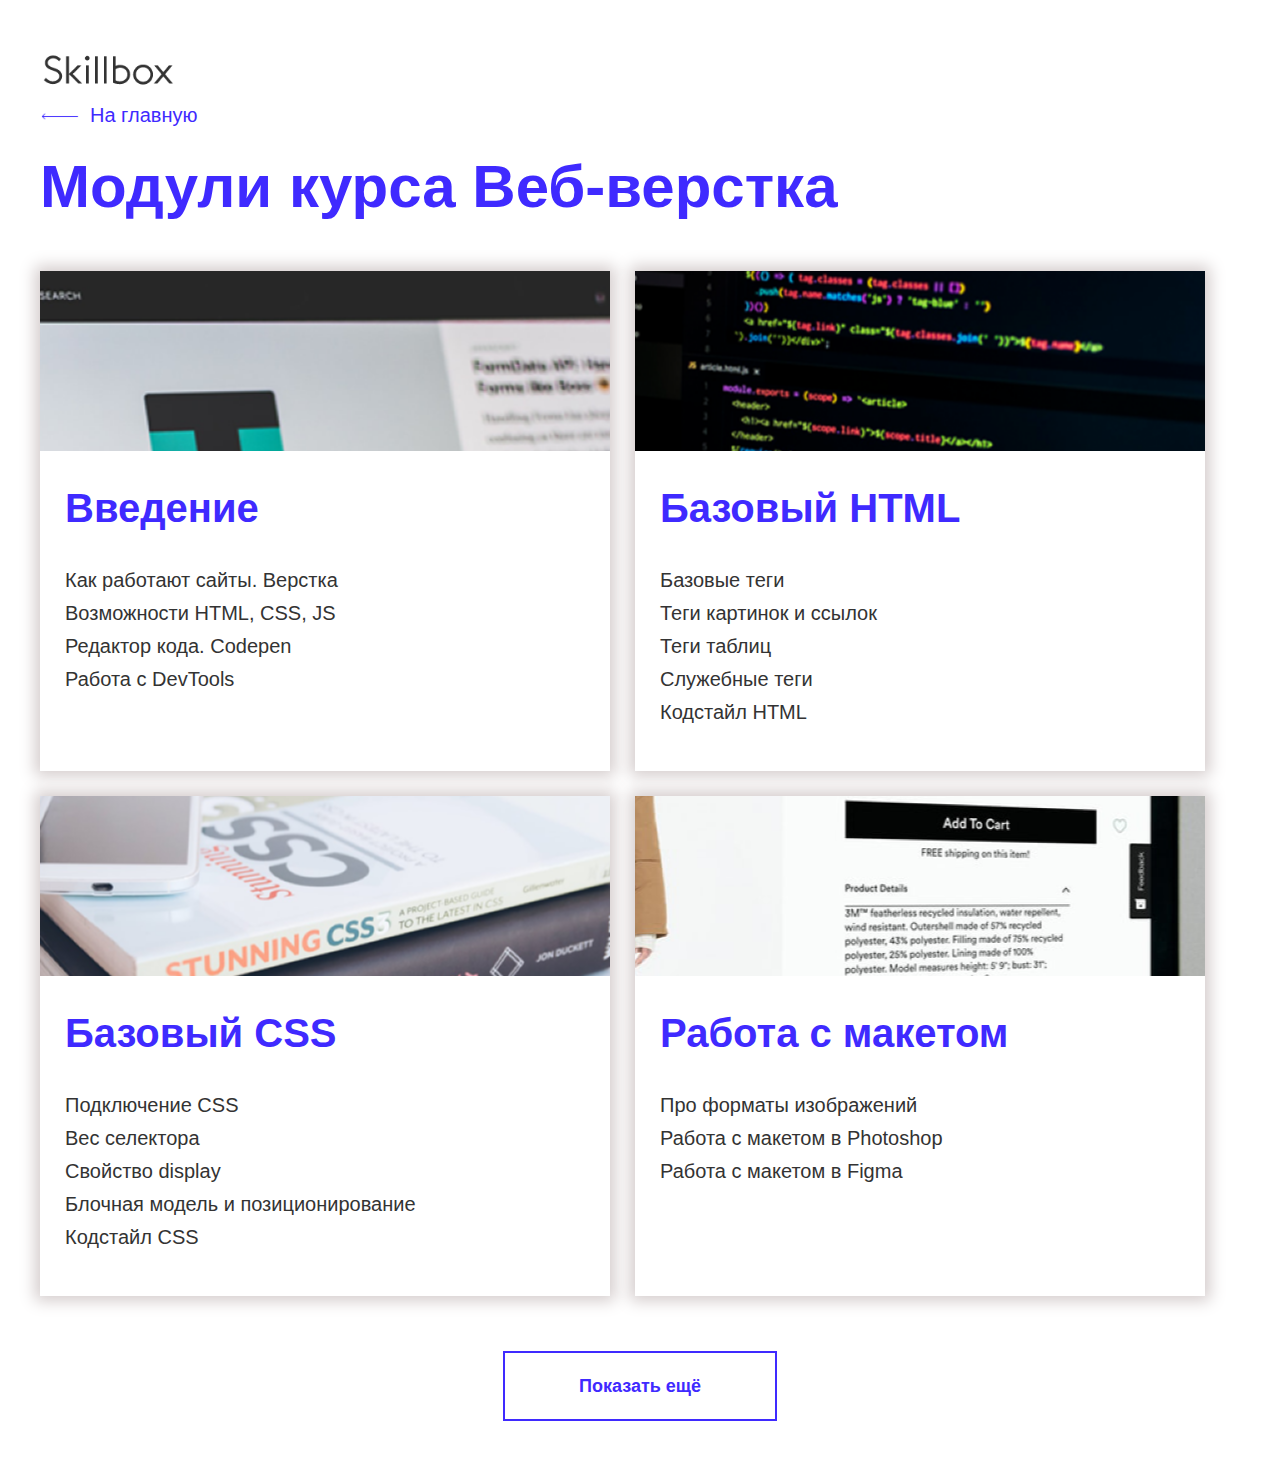
<file: 5.13/modules.html>
<!DOCTYPE html>
<html lang="ru">

<head>
    <meta charset="UTF-8">
    <meta name="viewport" content="width=device-width, initial-scale=1.0">
    <title>Modules</title>
    <link rel="stylesheet" href="css/normalize.css">
    <link rel="stylesheet" href="css/style.css">
</head>

<body>
    <div class="modules-container">
        <div class="modules-logo">
            <img src="./img/skillbox.png" width="137" height="40">
        </div>
        <div class="transition-to-main">
            <a class="arrow-back" href="index.html">На главную</a>
        </div>
        <h1 class="modules-title">Модули курса Веб-верстка</h1>
        <ul class="modules-list">
            <li class="modules-card">
                <div class="card-pic card-pic1">
                </div>
                <h2 class="card-title">Введение</h2>
                <ul class="card-list">
                    <li class="card-item">
                        Как работают сайты. Верстка
                    </li>
                    <li class="card-item">
                        Возможности HTML, CSS, JS
                    </li>
                    <li class="card-item">
                        Редактор кода. Codepen
                    </li>
                    <li class="card-item">
                        Работа с DevTools
                    </li>
                </ul>
                <div class="card-number">
                    01
                </div>
            </li>
            <li class="modules-card">
                <div class="card-pic card-pic2">

                </div>
                <h2 class="card-title">Базовый HTML</h2>
                <ul class="card-list">
                    <li class="card-item">
                        Базовые теги
                    </li>
                    <li class="card-item">
                        Теги картинок и ссылок
                    </li>
                    <li class="card-item">
                        Теги таблиц
                    </li>
                    <li class="card-item">
                        Служебные теги
                    </li>
                    <li class="card-item">
                        Кодстайл HTML
                    </li>
                </ul>
                <div class="card-number">
                    02
                </div>
            </li>
            <li class="modules-card">
                <div class="card-pic card-pic3">

                </div>
                <h2 class="card-title">Базовый CSS</h2>
                <ul class="card-list">
                    <li class="card-item">
                        Подключение CSS
                    </li>
                    <li class="card-item">
                        Вес селектора
                    </li>
                    <li class="card-item">
                        Свойство display
                    </li>
                    <li class="card-item">
                        Блочная модель и позиционирование
                    </li>
                    <li class="card-item">
                        Кодстайл CSS
                    </li>
                </ul>
                <div class="card-number">
                    03
                </div>
            </li>
            <li class="modules-card">
                <div class="card-pic card-pic4">

                </div>
                <h2 class="card-title">Работа с макетом</h2>
                <ul class="card-list">
                    <li class="card-item">
                        Про форматы изображений
                    </li>
                    <li class="card-item">
                        Работа с макетом в Photoshop
                    </li>
                    <li class="card-item">
                        Работа с макетом в Figma
                    </li>
                </ul>
                <div class="card-number">
                    04
                </div>
            </li>
        </ul>
        <div class="modules-button-more">
            <button class="modules-btn-more">
                Показать ещё
            </button>
        </div>
    </div>
</body>

</html>
</file>
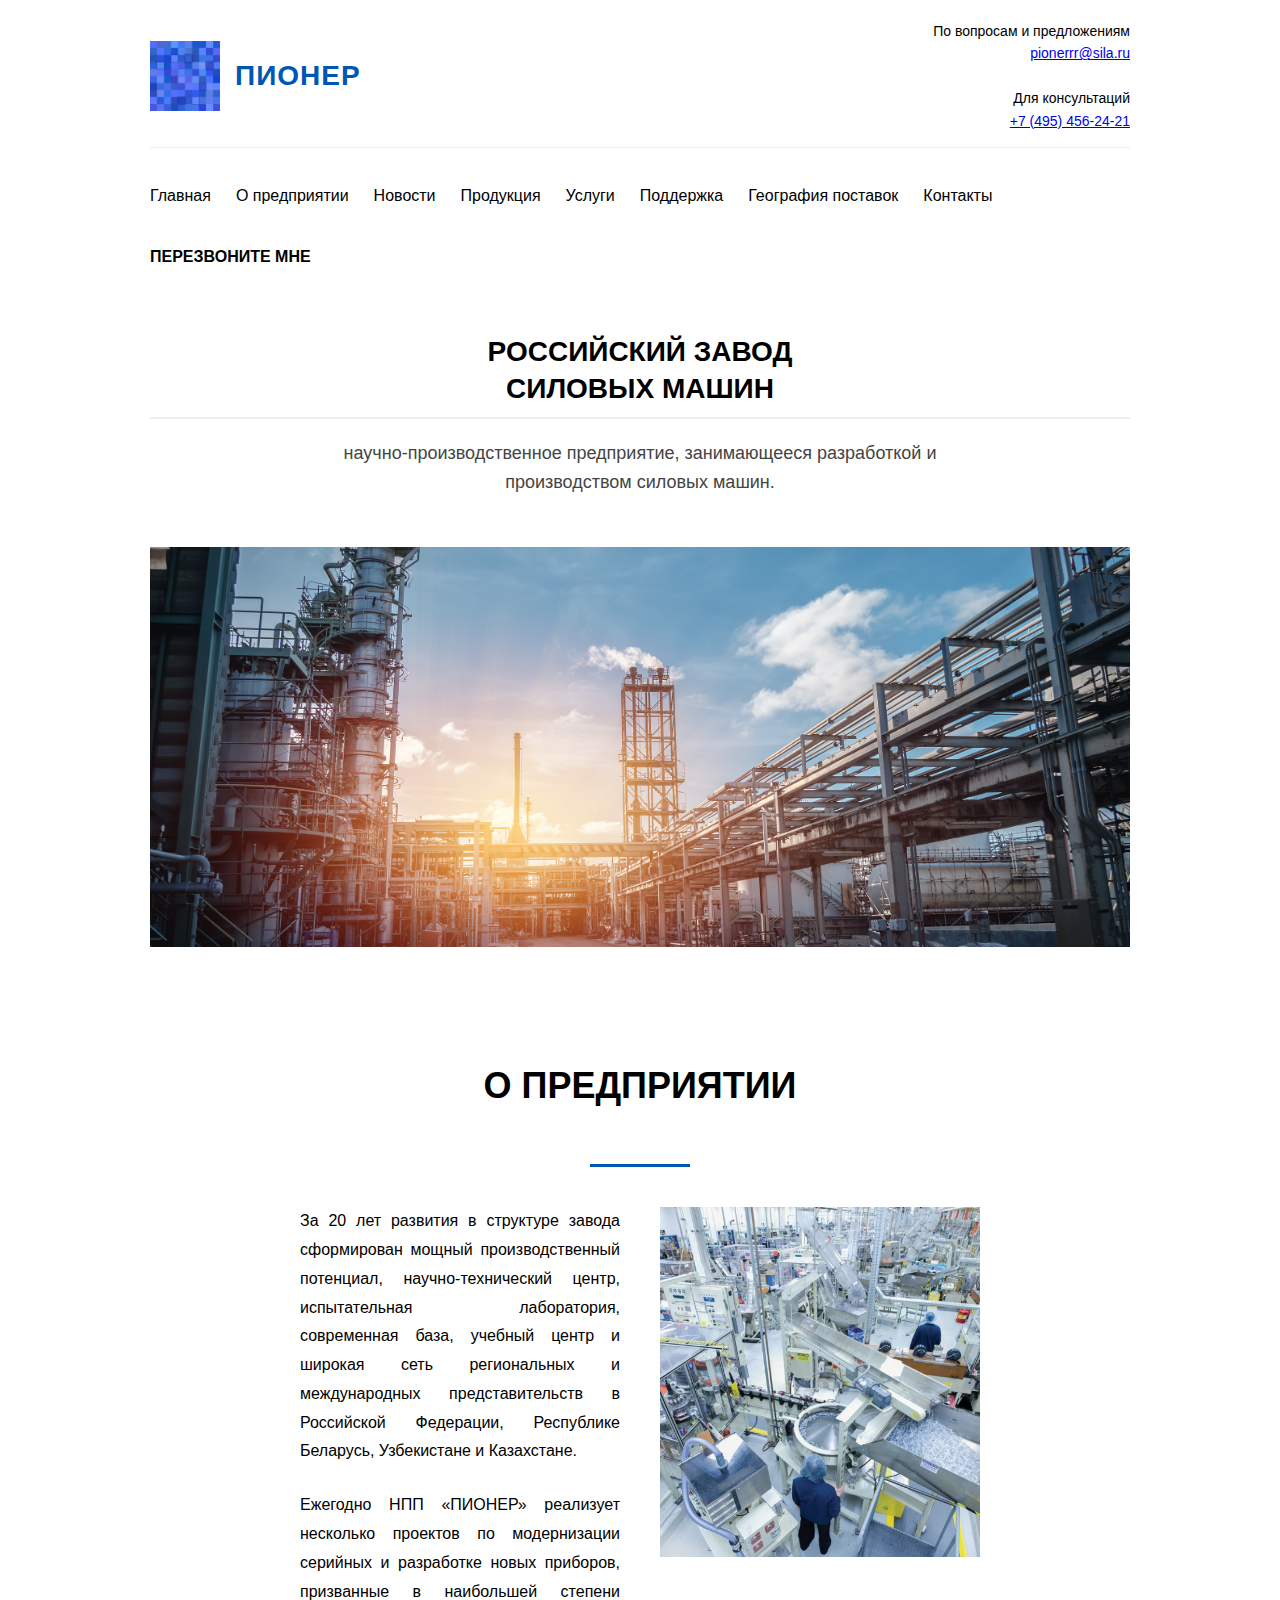
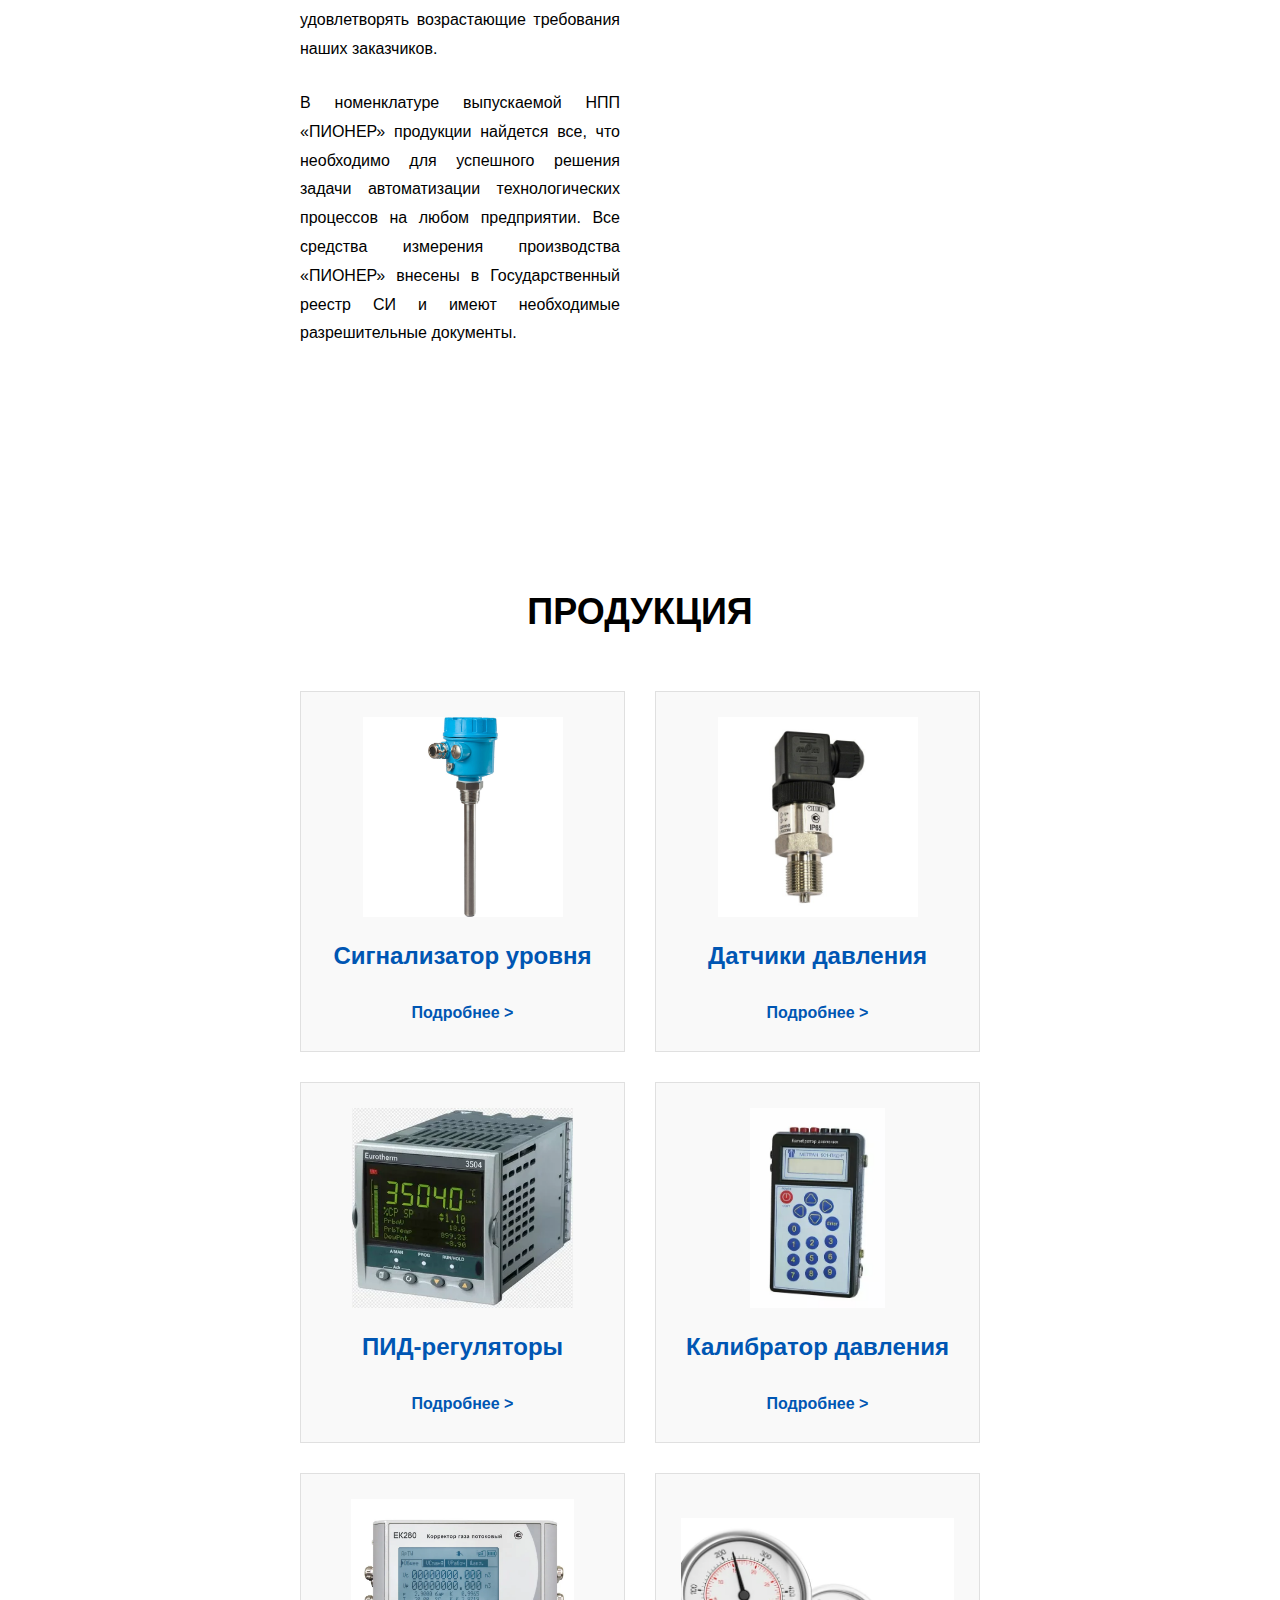
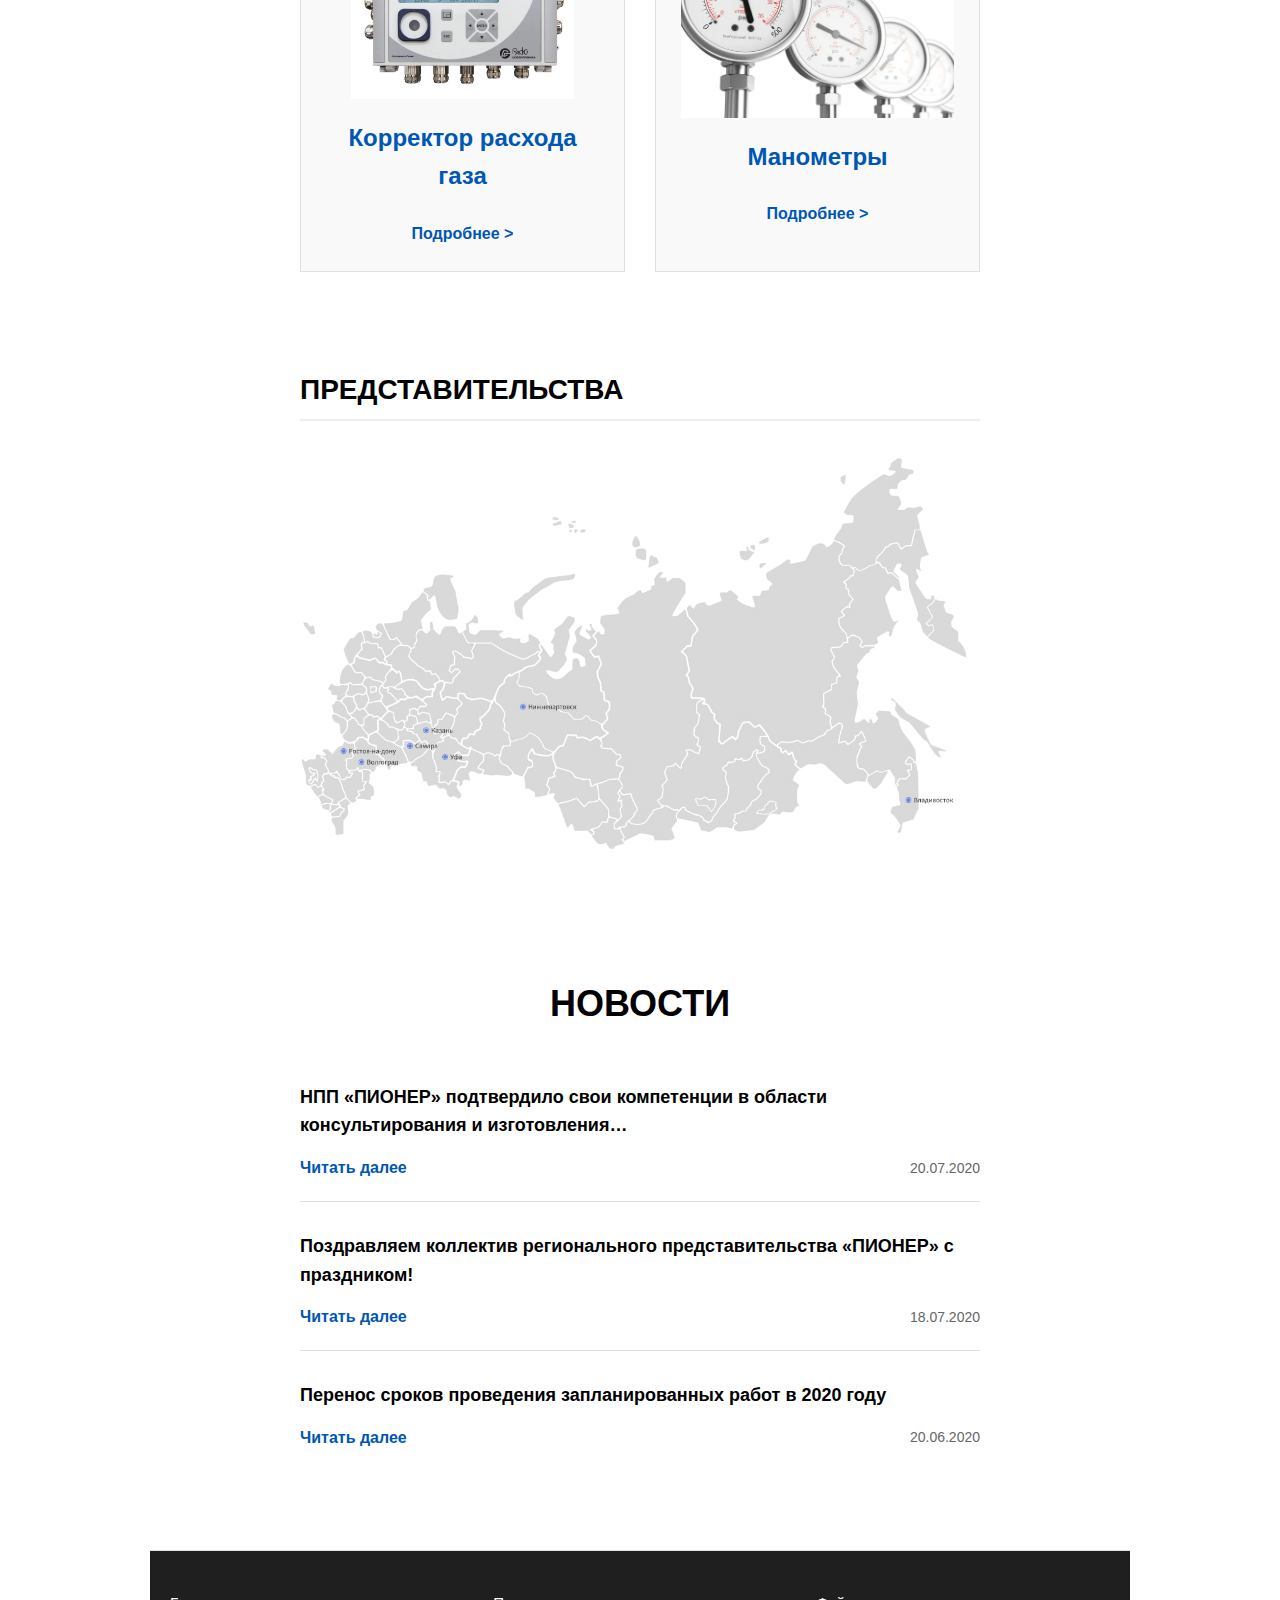
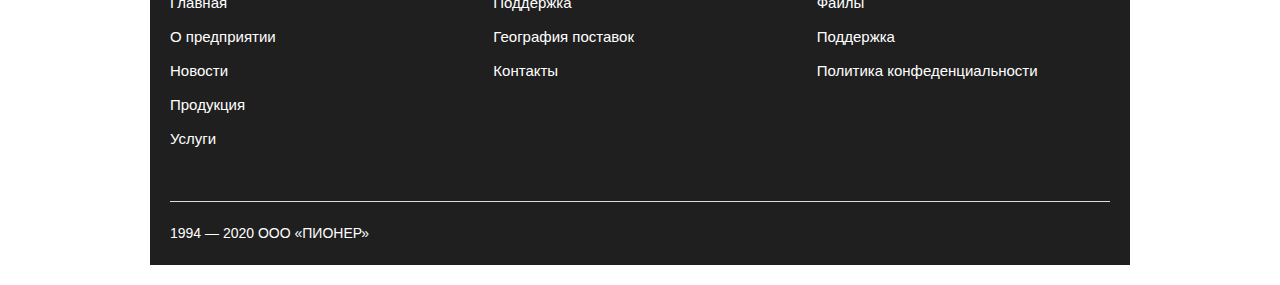
<file: pioner/main.html>
<!DOCTYPE html>
<html lang="ru">
<head>
    <meta charset="UTF-8">
    <meta name="viewport" content="width=device-width, initial-scale=1.0">
    <title>ПИОНЕР - Российский завод силовых машин</title>
    <style>
        * {
            margin: 0;
            padding: 0;
            box-sizing: border-box;
            font-family: 'Arial', sans-serif;
        }
        
        body {
            color: #000;
            line-height: 1.6;
            padding: 0;
            margin: 0;
            font-size: 16px;
        }
        
        .container {
            max-width: auto;
            margin: 0 auto;
            padding: 20px 150px;
        }
        
        .header {
            display: flex;
            justify-content: space-between;
            align-items: center;
            margin-bottom: 30px;
            padding-bottom: 15px;
            border-bottom: 1px solid #eee;
        }
        
        .logo-container {
            display: flex;
            align-items: center;
            gap: 15px;
        }
        
        .logo-img {
            width: 70px;
            height: 70px;

            display: flex;
            align-items: center;
            justify-content: center;
        }
        
        .logo-text {
            color: #0056b3;
            font-size: 28px;
            font-weight: bold;
            text-transform: uppercase;
            letter-spacing: 1px;
        }
        
        .contacts {
            text-align: right;
            font-size: 14px;
            line-height: 1.6;
        }
        
        .nav {
            display: flex;
            justify-content: space-evenly;
            align-items: center;
            margin-bottom: 50px;
            flex-wrap: wrap;
            gap: 15px;
        }
        
        .nav-links {
            display: flex;
            gap: 25px;
            flex-wrap: wrap;
        }
        
        .nav a {
            text-decoration: none;
            color: #000;
            font-size: 16px;
            white-space: nowrap;
            padding: 5px 0;
            position: relative;
        }
        
        .nav a:hover:after {
            content: '';
            position: absolute;
            bottom: 0;
            left: 0;
            width: 100%;
            height: 1px;
            background-color: #000;
        }
        
        .callback-btn {

            color: rgb(55, 0, 255);
            padding: 10px 20px;
            border-radius: 3px;
            font-weight: bold;
            text-decoration: none;
            font-size: 14px;

        }
        
        .main-content {
            text-align: center;
            margin-top: 60px;
        }
        
        .hero-image {
            width: 100%;
            max-height: 400px;
            object-fit: cover;
            margin-bottom: 30px;

            display: flex;
            align-items: center;
            justify-content: center;
            color: #999;
            height: 400px;
        }
        
        .hero-image img {
            width: 100%;
            height: 100%;
            object-fit: cover;
        }

        h1 {
            font-size: 36px;
            font-weight: bold;
            text-transform: uppercase;
            margin-bottom: 25px;
            line-height: 1.3;
        }
        
        .description {
            font-size: 18px;
            max-width: 700px;
            margin: 0 auto 50px;
            line-height: 1.6;
            color: #444;
        }
        
        .products {
            display: grid;
            grid-template-columns: repeat(3, 1fr);
            gap: 30px;
            margin: 50px 0;
        }
        
        .product-card {
            background-color: #f9f9f9;
            padding: 20px;
            border: 1px dashed #ccc; 
            min-height: 200px;
            display: flex;
            align-items: center;
            justify-content: center;
            flex-direction: column;
            text-align: center;
        }
        
        .about-section {
            padding: 60px 0;
        }
        
        .section-header {
            text-align: center;
            margin-bottom: 40px;
        }
        
        .section-title {
            font-size: 36px;
            font-weight: bold;
            color: #000;
            margin-bottom: 20px;
            text-transform: uppercase;
        }
        
        .section-divider {
            width: 100px;
            height: 3px;
            background-color: #0056b3;
            margin: 0 auto 30px;
        }
        
        .about-content {
            display: flex;
            flex-wrap: wrap;
            gap: 40px;
            margin-bottom: 50px;
        }
        
        .about-text-block {
            flex: 1;
            min-width: 300px;
        }
        
        .about-text {
            font-size: 16px;
            line-height: 1.8;
            margin-bottom: 25px;
            text-align: justify;
        }
        
        .about-image {
            flex: 1;
            min-width: 300px;
            height: 350px;
            display: flex;
            align-items: center;
            justify-content: center;
        }
        
        .features-container {
            display: grid;
            grid-template-columns: repeat(3, 1fr);
            gap: 30px;
            margin-top: 50px;
        }
        
        .feature-card {
            background-color: #f9f9f9;
            padding: 25px;
            text-align: center;
            border: 1px solid #eee;
        }
        
        .feature-icon {
            width: 60px;
            height: 60px;
            margin: 0 auto 20px;
            background-color: #eef;
            display: flex;
            align-items: center;
            justify-content: center;
            color: #0056b3;
            font-size: 24px;
            border-radius: 50%;
        }
        
        .feature-title {
            font-size: 20px;
            font-weight: bold;
            margin-bottom: 15px;
            color: #0056b3;
        }

        .products-section {
            padding: 60px 0;
        }
        
        .section-title {
            font-size: 36px;
            font-weight: bold;
            text-align: center;
            margin-bottom: 50px;
            text-transform: uppercase;
            color: #000;
        }
        
        .products-grid {
            display: grid;
            grid-template-columns: repeat(2, 1fr);
            gap: 30px;
        }
        
        .product-card {
            padding: 25px;
            border: 1px solid #e0e0e0;
            transition: all 0.3s ease;
        }
        
        .product-card:hover {
            box-shadow: 0 5px 15px rgba(0,0,0,0.1);
        }
        
        .product-image {
            height: 200px;
            background-color: #f5f5f5;
            margin-bottom: 20px;
            display: flex;
            align-items: center;
            justify-content: center;
            color: #999;
        }
        
        .product-title {
            font-size: 24px;
            font-weight: bold;
            margin-bottom: 15px;
            color: #0056b3;
        }
        
        .product-link {
            display: inline-block;
            color: #0056b3;
            text-decoration: none;
            font-weight: bold;
            margin-top: 10px;
        }
        
        .product-link:hover {
            text-decoration: underline;
        }
        
        .product-link:after {
            content: " >";
        }

        .news-section {
            padding: 60px 0;
        }
        
        .section-title {
            font-size: 36px;
            font-weight: bold;
            text-align: center;
            margin-bottom: 50px;
            text-transform: uppercase;
            color: #000;
        }
        
        .news-list {
            display: grid;
            gap: 30px;
            max-width: 800px;
            margin: 0 auto;
        }
        
        .news-item {
            padding-bottom: 20px;
            border-bottom: 1px solid #e0e0e0;
        }
        
        .news-item:last-child {
            border-bottom: none;
        }
        
        .news-title {
            font-size: 18px;
            font-weight: bold;
            margin-bottom: 10px;
        }
        
        .news-excerpt {
            font-size: 16px;
            margin-bottom: 15px;
        }
        
        .news-meta {
            display: flex;
            justify-content: space-between;
            align-items: center;
        }
        
        .read-more {
            color: #0056b3;
            text-decoration: none;
            font-weight: bold;
        }
        
        .news-date {
            color: #666;
            font-size: 14px;
        }

        .footer {
            background-color: #1f1f1f;
            padding: 40px 0 20px;
            border-top: 1px solid #e0e0e0;

        }
        
        .footer-container {
            max-width: 1500px;
            margin: 0 auto;
            padding: 0 20px;
        }
        
        .footer-logo {
            font-size: 28px;
            font-weight: bold;
            text-transform: uppercase;
            margin-bottom: 30px;
            text-align: center;
            color: #0056b3;
        }
        
        .footer-grid {
            display: grid;
            grid-template-columns: repeat(3, 1fr);
            gap: 30px;
            margin-bottom: 30px;
        }
        
        .footer-column {
            display: flex;
            flex-direction: column;
        }
        
        .footer-link {
            color: #ffffff;
            text-decoration: none;
            margin-bottom: 10px;
            font-size: 15px;
            transition: color 0.3s;
        }

        .footer-bottom {
            display: flex;
            justify-content: space-between;
            align-items: center;
            margin-top: 40px;
            padding-top: 20px;
            border-top: 1px solid #ddd;
            font-size: 14px;
            color: #ffffff;
        }
        
        .footer-products {
            display: flex;
            gap: 30px;
            justify-content: center;
            margin: 20px 0;
        }
        
        .footer-products a {
            color: #d1d1d1;
            text-decoration: none;
            font-weight: bold;
            font-size: 16px;
        }


        
        h1 {
            color: #000000;
            margin-bottom: 20px;
            font-size: 28px;
            border-bottom: 2px solid #eee;
            padding-bottom: 10px;
        }
        

        
        .city {
            padding: 5px 0;
            font-size: 18px;
        }
        
        .copyright {
            margin-top: 30px;
            text-align: right;
            font-style: italic;
            color: #666;
            border-top: 1px solid #eee;
            padding-top: 10px;
        }

    </style>
</head>
<body>
    <div class="container">
        <header class="header">
            <div class="logo-container">
                <div class="logo-img">
                    <img src="pioner.jpg" alt="Логотип ПИОНЕР" style="max-width:100%; height:auto; ">
                </div>
                <div class="logo-text">ПИОНЕР</div>
            </div>
            <div class="contacts">
                По вопросам и предложениям<br>
                <a href="mailto:pionerrr@sila.ru">pionerrr@sila.ru</a><br><br>
                Для консультаций<br>
                <a href="tel:+74954562421">+7 (495) 456-24-21</a>
            </div>
        </header>
        
        <nav class="nav">
            <div class="nav-links">
                <a href="#">Главная</a>
                <a href="#">О предприятии</a>
                <a href="#">Новости</a>
                <a href="#">Продукция</a>
                <a href="#">Услуги</a>
                <a href="#">Поддержка</a>
                <a href="#">География поставок</a>
                <a href="#">Контакты</a>
                <a href="#" class="callback-btn">ПЕРЕЗВОНИТЕ МНЕ</a>
            </div>
            
        </nav>
        
            

        <main class="main-content">
            <h1>Российский завод<br>силовых машин</h1>
            <p class="description">
                научно-производственное предприятие, занимающееся разработкой и производством силовых машин.
            </p>

            <div class="hero-image">
                <img src="zavod.jpeg" alt="Российский завод силовых машин">

            </div>
            
        
        </main>

        <section class="about-section" id="about">
        <div class="container">
            <div class="section-header">
                <h2 class="section-title">О предприятии</h2>
                <div class="section-divider"></div>
            </div>
            
            <div class="about-content">
                <div class="about-text-block">
                    <p class="about-text">
                        За 20 лет развития в структуре завода сформирован мощный производственный потенциал, научно-технический центр, испытательная лаборатория, современная база, учебный центр и широкая сеть региональных и международных представительств в Российской Федерации, Республике Беларусь, Узбекистане и Казахстане.
                    </p>
                    
                    <p class="about-text">
                        Ежегодно НПП «ПИОНЕР» реализует несколько проектов по модернизации серийных и разработке новых приборов, призванные в наибольшей степени удовлетворять возрастающие требования наших заказчиков.
                    </p>
                    
                    <p class="about-text">
                        В номенклатуре выпускаемой НПП «ПИОНЕР» продукции найдется все, что необходимо для успешного решения задачи автоматизации технологических процессов на любом предприятии. Все средства измерения производства «ПИОНЕР» внесены в Государственный реестр СИ и имеют необходимые разрешительные документы.
                    </p>
                </div>
                
                <div class="about-image">
                    <img src="zavod1.jpg"  style="max-width:100%; height:100%; object-fit:cover; ">
                </div>
            </div>
            
           
        </div>
    </section>

    <section class="products-section" id="products">
        <div class="container">
            <h2 class="section-title">Продукция</h2>
            
            <div class="products-grid">
                <div class="product-card">
                    <div class="product-image">
                        <img src="sig.jpg" alt="Сигнализатор уровня" style="max-width:100%; height:100%; object-fit:cover; ">

                    </div>
                    <h3 class="product-title">Сигнализатор уровня</h3>
                    <a href="#" class="product-link">Подробнее</a>
                </div>

                <div class="product-card">
                    <div class="product-image">
                        <img src="dat.jpg" alt="Датчики давления" style="max-width:100%; height:100%; object-fit:cover; ">

                    </div>
                    <h3 class="product-title">Датчики давления</h3>
                    <a href="#" class="product-link">Подробнее</a>
                </div>

                <div class="product-card">
                    <div class="product-image">
                        <img src="reg.webp" alt="ПИД-регуляторы" style="max-width:100%; height:100%; object-fit:cover; ">
           
                    </div>
                    <h3 class="product-title">ПИД-регуляторы</h3>
                    <a href="#" class="product-link">Подробнее</a>
                </div>

                <div class="product-card">
                    <div class="product-image">
                        <img src="kab.jpg" alt="Калибратор давления" style="max-width:100%; height:100%; object-fit:cover; ">
           
                    </div>
                    <h3 class="product-title">Калибратор давления</h3>
                    <a href="#" class="product-link">Подробнее</a>
                </div>

                <div class="product-card">
                    <div class="product-image">
                        <img src="kor.webp" alt="Корректор расхода газа" style="max-width:100%; height:100%; object-fit:cover; ">
        
                    </div>
                    <h3 class="product-title">Корректор расхода газа</h3>
                    <a href="#" class="product-link">Подробнее</a>
                </div>
                
                <div class="product-card">
                    <div class="product-image">
                        <img src="man.webp" alt="Манометры" style="max-width:100%; height:100%; object-fit:cover; ">
                   
                    </div>
                    <h3 class="product-title">Манометры</h3>
                    <a href="#" class="product-link">Подробнее</a>
                </div>
            </div>
        </div>
    </section>


    <div class="container">
        <h1>Представительства</h1>
        
        <img src="map.jpg" style="max-width:100%; height:100% ;" >
    </div>


    <section class="news-section" id="news">
        <div class="container">
            <h2 class="section-title">Новости</h2>
            
            <div class="news-list">
                <div class="news-item">
                    <h3 class="news-title">НПП «ПИОНЕР» подтвердило свои компетенции в области консультирования и изготовления…</h3>
                    <p class="news-excerpt"></p>
                    <div class="news-meta">
                        <a href="#" class="read-more">Читать далее</a>
                        <span class="news-date">20.07.2020</span>
                    </div>
                </div>
                
                <div class="news-item">
                    <h3 class="news-title">Поздравляем коллектив регионального представительства «ПИОНЕР» с праздником!</h3>
                    <p class="news-excerpt"></p>
                    <div class="news-meta">
                        <a href="#" class="read-more">Читать далее</a>
                        <span class="news-date">18.07.2020</span>
                    </div>
                </div>
                
                <div class="news-item">
                    <h3 class="news-title">Перенос сроков проведения запланированных работ в 2020 году</h3>
                    <p class="news-excerpt"></p>
                    <div class="news-meta">
                        <a href="#" class="read-more">Читать далее</a>
                        <span class="news-date">20.06.2020</span>
                    </div>
                </div>
            </div>
        </div>
    </section>

    <footer class="footer">
        <div class="footer-container">
            
            
            <div class="footer-grid">
                

          
                <div class="footer-column">
                    <a href="#" class="footer-link">Главная</a>
                    <a href="#" class="footer-link">О предприятии</a>
                    <a href="#" class="footer-link">Новости</a>
                    <a href="#" class="footer-link">Продукция</a>
                    <a href="#" class="footer-link">Услуги</a>
                </div>

                <div class="footer-column">
                    <a href="#" class="footer-link">Поддержка</a>
                    <a href="#" class="footer-link">География поставок</a>
                    <a href="#" class="footer-link">Контакты</a>
                </div>

                <div class="footer-column">
                    <a href="#" class="footer-link">Файлы</a>
                    <a href="#" class="footer-link">Поддержка</a>
                    <a href="#" class="footer-link">Политика конфеденциальности</a>
                </div>
            </div>
            
            
            <div class="footer-bottom">
                <span>1994 — 2020 ООО «ПИОНЕР»</span>
            </div>
        </div>
    </footer>
    </div>
</body>
</html>
</file>
<file: 5.13/css/style.css>
body {
    font-family: Arial, Verdana, sans-serif;
}

.main-content {
    display: flex;
    flex-direction: column;
    align-items: center;
    justify-content: center;
    min-height: 100vh;
    color: #fff;
    background-color: #070217;
}

.logo {
    display: inline-block;
    margin-bottom: 50px;
}

.links {
    margin-bottom: 50px;
}

.link {
    display: inline-block;
    padding: 24px 49px;
    font-weight: 700;
    font-size: 18px;
    background-color: #3f2aff;
    color: white;
    text-decoration: none;
}

.link:not(:last-child) {
    margin-right: 25px;
}



.download {
    font-weight: 700;
    font-size: 18px;
    color: #3f2aff;
    padding-left: 30px;
    background: url(../img/download.png) no-repeat;
    background-position: left;
    text-decoration-line: none;
}

.container {
    margin: 0 auto;
    padding: 80px 0;
    width: 1170px;
}

.zxc {
    margin-top: 0;
    margin-bottom: 40px;
    font-weight: 400;
    font-size: 60px;
    line-height: 60px;
    color: #333;
}


.sov {
    margin-top: 0;
    margin-bottom: 10px;
    font-size: 40px;
    line-height: 46px;
    color: #333;
}

.cov {
    margin-top: 0;
    margin-bottom: 10px;
    font-weight: 400;
    font-size: 30px;
    line-height: 34px;
    color: #333;
}

.text {
    margin-top: 0;
    margin-bottom: 40px;
    width: 872px;
    font-weight: 400;
    font-size: 20px;
    line-height: 32px;
    color: #333;
}



.blue {
    border-radius: 20px;
    padding: 50px 95px;
    width: 85%;
    font-weight: 700;
    font-size: 30px;
    color: white;
    background-color: #3f2aff;

}

.gray-box {
    border-radius: 20px;
    padding: 30px;
    background: #f3f3f3 no-repeat right;
}

.gray {
    background-image: url(../img/decorate-1.png);
}

.gray2 {
    background-image: url(../img/decorate-2.png);
}

.gray-box:not(:last-child) {
    margin-bottom: 40px;
}

.gray-box .text {
    width: 692px;
    margin-bottom: 10px;
}

.ul {
    margin-left: 15px;
    padding: 0;
}

.li a {
    text-decoration: none;
    color: #3f2aff;
    border-bottom: 1px solid #3f2aff;
    font-size: 20px;
    color: #3f2aff;
}

.li::marker {
    color: #3f2aff;
}

.li:not(:last-child) {
    margin-bottom: 20px;
}

img:not(figure img) {
    margin-bottom: 40px;
}

figure {
    margin-left: 0;
    display: inline-block;
    margin-bottom: 40px;
    width: 872px;
    font-size: 0;
}

figcaption {
    border: 1px solid #b6b6b6;
    border-top: none;
    padding: 19px 0;
    font-weight: 400;
    font-size: 14px;
    text-align: center;
}

.modules-container {
  width: 1200px;
  margin: 0 auto;
  padding: 50px 0;
}

.modules-logo img {
  margin: 0;
  margin-bottom: 10px;
}

.transition-to-main {
  margin: 0;
  margin-bottom: 25px;
  padding-left: 50px;
  background: url(../img/arrow.png) no-repeat;
  background-size: 40px 10px;
  background-position: left;
}

.arrow-back {
  font-size: 20px;
  font-weight: 400;
  color: #3f2aff;
  text-decoration: none;
}

.modules-title {
  margin: 0;
  margin-bottom: 50px;
  font-size: 60px;
  font-weight: 700;
  color: #3f2aff;
}

.card-title {
  padding-left: 25px;
  font-size: 40px;
  font-weight: 700;
  color: #3f2aff;
}

.card-item {
  font-size: 20px;
  line-height: 33px;
  font-weight: 400;
  color: #333;
}

.modules-list {
  display: flex;
  flex-wrap: wrap;
  margin: 0;
  padding: 0;
  margin-bottom: 30px;
  list-style-type: none;
}

.modules-card {
  position: relative;
  width: 570px;
  height: 500px;
  box-shadow: 0 0 15px 5px #d4cccc;
}

.modules-card:nth-child(odd) {
  margin-right: 25px;
}

.card-list {
  margin: 0;
  padding-left: 25px;
  list-style-type: none;
}

.modules-card:not(:last-child) {
  margin-bottom: 25px;
}

.card-pic {
  margin: 0;
  margin-bottom: 25px;
  width: 100%;
  min-height: 180px;

}

.card-pic1 {
  background-image: url(../img/1.2.png);
  background-position: center;
  background-repeat: no-repeat;
}

.card-pic2 {
  background-image: url(../img/1.3.png);
  background-position: center;
  background-repeat: no-repeat;
}

.card-pic3 {
  background-image: url(../img/1.4.png);
  background-position: center;
  background-repeat: no-repeat;
}

.card-pic4 {
  background-image: url(../img/1.5.png);
  background-position: center;
  background-repeat: no-repeat;
}

.card-number {
  position: absolute;
  right: 20px;
  bottom: 20px;
  width: 45px;
  font-size: 40px;
  color: white;
}

.modules-button-more {
  text-align: center;
}

.modules-btn-more {
  width: 274px;
  height: 70px;
  border: 2px solid #3F2AFF;
  font-size: 18px;
  font-weight: 700;
  color: #3f2aff;
  cursor: pointer;
  background-color: white;
}
</file>
